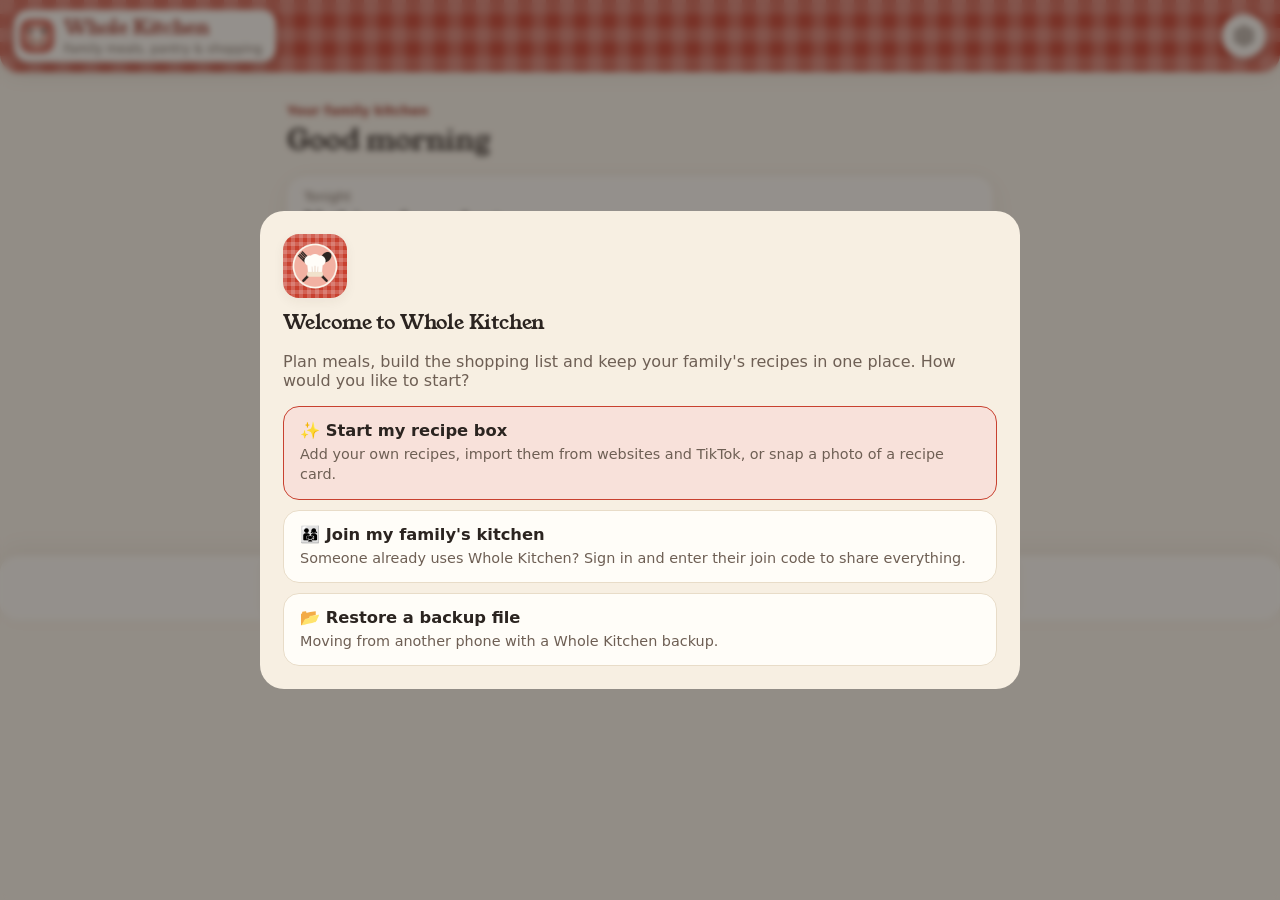
<file: index.html>
<!doctype html>
<html lang="en">
<head>
<meta charset="utf-8">
<meta name="viewport" content="width=device-width,initial-scale=1,viewport-fit=cover">
<meta name="theme-color" content="#C8412F" media="(prefers-color-scheme: light)"><meta name="theme-color" content="#9E3326" media="(prefers-color-scheme: dark)">
<meta name="apple-mobile-web-app-capable" content="yes">
<meta name="mobile-web-app-capable" content="yes">
<title>Whole Kitchen</title>
<meta name="application-name" content="Whole Kitchen">
<meta name="apple-mobile-web-app-title" content="Whole Kitchen">
<meta name="description" content="Whole Kitchen: family recipes, meal planning, pantry and a shared shopping list.">
<link rel="icon" href="icon-192.png" type="image/png"><link rel="manifest" href="manifest.json?v=17b">
<style>html{background:#FBF6EC}@media (prefers-color-scheme:dark){html{background:#1E1A17}}</style>
<link rel="preconnect" href="https://fonts.googleapis.com"><link rel="preconnect" href="https://fonts.gstatic.com" crossorigin><link rel="stylesheet" href="https://fonts.googleapis.com/css2?family=Young+Serif&display=swap"><link rel="stylesheet" href="app.css?v=47">
</head>
<body>
<svg xmlns="http://www.w3.org/2000/svg" style="display:none" aria-hidden="true"><symbol id="i-home" viewBox="0 0 24 24" fill="none" stroke="currentColor" stroke-width="1.9" stroke-linecap="round" stroke-linejoin="round"><path d="M3.5 10.5 12 3.5l8.5 7"/><path d="M5.5 9v10.5a1 1 0 0 0 1 1H10v-6h4v6h3.5a1 1 0 0 0 1-1V9"/></symbol><symbol id="i-book" viewBox="0 0 24 24" fill="none" stroke="currentColor" stroke-width="1.9" stroke-linecap="round" stroke-linejoin="round"><path d="M12 6.8C10 5.2 7.2 4.6 3.5 5v13.2c3.7-.4 6.5.2 8.5 1.8 2-1.6 4.8-2.2 8.5-1.8V5c-3.7-.4-6.5.2-8.5 1.8z"/><path d="M12 6.8V20"/></symbol><symbol id="i-calendar" viewBox="0 0 24 24" fill="none" stroke="currentColor" stroke-width="1.9" stroke-linecap="round" stroke-linejoin="round"><rect x="3.5" y="5" width="17" height="15.5" rx="2.5"/><path d="M3.5 10h17M8 3v4M16 3v4"/></symbol><symbol id="i-cart" viewBox="0 0 24 24" fill="none" stroke="currentColor" stroke-width="1.9" stroke-linecap="round" stroke-linejoin="round"><circle cx="9.5" cy="19.5" r="1.4"/><circle cx="17.5" cy="19.5" r="1.4"/><path d="M2.5 3.5h2.4l2.3 11a1.6 1.6 0 0 0 1.6 1.3h8.5a1.6 1.6 0 0 0 1.6-1.2l1.6-6.9H5.8"/></symbol><symbol id="i-grid" viewBox="0 0 24 24" fill="none" stroke="currentColor" stroke-width="1.9" stroke-linecap="round" stroke-linejoin="round"><rect x="4" y="4" width="6.5" height="6.5" rx="1.8"/><rect x="13.5" y="4" width="6.5" height="6.5" rx="1.8"/><rect x="4" y="13.5" width="6.5" height="6.5" rx="1.8"/><rect x="13.5" y="13.5" width="6.5" height="6.5" rx="1.8"/></symbol><symbol id="i-gear" viewBox="0 0 24 24" fill="none" stroke="currentColor" stroke-width="1.9" stroke-linecap="round" stroke-linejoin="round"><circle cx="12" cy="12" r="3"/><path d="M19.4 13.5a7.6 7.6 0 0 0 0-3l2-1.6-2-3.4-2.4 1a7.5 7.5 0 0 0-2.6-1.5L14 2.5h-4l-.4 2.5A7.5 7.5 0 0 0 7 6.5l-2.4-1-2 3.4 2 1.6a7.6 7.6 0 0 0 0 3l-2 1.6 2 3.4 2.4-1a7.5 7.5 0 0 0 2.6 1.5l.4 2.5h4l.4-2.5a7.5 7.5 0 0 0 2.6-1.5l2.4 1 2-3.4z"/></symbol><symbol id="i-users" viewBox="0 0 24 24" fill="none" stroke="currentColor" stroke-width="1.9" stroke-linecap="round" stroke-linejoin="round"><circle cx="9" cy="8" r="3.5"/><path d="M2.5 20c.6-3.6 3.2-5.5 6.5-5.5s5.9 1.9 6.5 5.5"/><path d="M15.5 4.7a3.4 3.4 0 0 1 0 6.6M18 14.6c2 .8 3.2 2.6 3.5 5.4"/></symbol><symbol id="i-sync" viewBox="0 0 24 24" fill="none" stroke="currentColor" stroke-width="1.9" stroke-linecap="round" stroke-linejoin="round"><path d="M19.5 10.5A7.7 7.7 0 0 0 5.6 7.3L4 9"/><path d="M4 4v5h5"/><path d="M4.5 13.5a7.7 7.7 0 0 0 13.9 3.2L20 15"/><path d="M20 20v-5h-5"/></symbol><symbol id="i-bell" viewBox="0 0 24 24" fill="none" stroke="currentColor" stroke-width="1.9" stroke-linecap="round" stroke-linejoin="round"><path d="M6 16.5V11a6 6 0 0 1 12 0v5.5l1.5 2h-15z"/><path d="M10 21h4"/></symbol><symbol id="i-image" viewBox="0 0 24 24" fill="none" stroke="currentColor" stroke-width="1.9" stroke-linecap="round" stroke-linejoin="round"><rect x="3.5" y="4.5" width="17" height="15" rx="2.5"/><circle cx="9" cy="9.5" r="1.7"/><path d="m4 18 5-5 4 4 2.5-2.5L20 19"/></symbol><symbol id="i-box" viewBox="0 0 24 24" fill="none" stroke="currentColor" stroke-width="1.9" stroke-linecap="round" stroke-linejoin="round"><path d="M12 3 20 7.5v9L12 21l-8-4.5v-9z"/><path d="M4 7.5 12 12l8-4.5M12 12v9"/></symbol><symbol id="i-cloud" viewBox="0 0 24 24" fill="none" stroke="currentColor" stroke-width="1.9" stroke-linecap="round" stroke-linejoin="round"><path d="M7 18.5a4.5 4.5 0 0 1-.6-9 6 6 0 0 1 11.5 1.4 3.8 3.8 0 0 1-.4 7.6z"/><path d="M12 11.5v5M9.8 13.7 12 11.5l2.2 2.2"/></symbol><symbol id="i-compass" viewBox="0 0 24 24" fill="none" stroke="currentColor" stroke-width="1.9" stroke-linecap="round" stroke-linejoin="round"><circle cx="12" cy="12" r="8.5"/><path d="m15.5 8.5-2 5-5 2 2-5z"/></symbol><symbol id="i-chat" viewBox="0 0 24 24" fill="none" stroke="currentColor" stroke-width="1.9" stroke-linecap="round" stroke-linejoin="round"><path d="M4 5.5h16v10.5H9.5L4 20z"/><path d="M12 8.3v3.4M12 13.8v.1"/></symbol><symbol id="i-shield" viewBox="0 0 24 24" fill="none" stroke="currentColor" stroke-width="1.9" stroke-linecap="round" stroke-linejoin="round"><path d="M12 3 5 6v5.5c0 4.4 3 7.7 7 9.5 4-1.8 7-5.1 7-9.5V6z"/><path d="m9 12 2 2 4-4"/></symbol><symbol id="i-pulse" viewBox="0 0 24 24" fill="none" stroke="currentColor" stroke-width="1.9" stroke-linecap="round" stroke-linejoin="round"><path d="M3 12h4l2.5-6 5 12 2.5-6h4"/></symbol><symbol id="i-trash" viewBox="0 0 24 24" fill="none" stroke="currentColor" stroke-width="1.9" stroke-linecap="round" stroke-linejoin="round"><path d="M4 7h16M10 3.5h4M6 7l1 13h10l1-13M10 11v5M14 11v5"/></symbol><symbol id="i-chev" viewBox="0 0 24 24" fill="none" stroke="currentColor" stroke-width="1.9" stroke-linecap="round" stroke-linejoin="round"><path d="m9 5.5 6.5 6.5L9 18.5"/></symbol><symbol id="i-back" viewBox="0 0 24 24" fill="none" stroke="currentColor" stroke-width="1.9" stroke-linecap="round" stroke-linejoin="round"><path d="M15 5.5 8.5 12l6.5 6.5"/></symbol><symbol id="i-jar" viewBox="0 0 24 24" fill="none" stroke="currentColor" stroke-width="1.9" stroke-linecap="round" stroke-linejoin="round"><rect x="5" y="8" width="14" height="13" rx="2.5"/><path d="M7 4h10v4H7zM9 13h6"/></symbol><symbol id="i-leaf" viewBox="0 0 24 24" fill="none" stroke="currentColor" stroke-width="1.9" stroke-linecap="round" stroke-linejoin="round"><path d="M5 19c0-8 5-13 14-14-.5 9-5.5 14-14 14z"/><path d="M5 19 13 11"/></symbol><symbol id="i-receipt" viewBox="0 0 24 24" fill="none" stroke="currentColor" stroke-width="1.9" stroke-linecap="round" stroke-linejoin="round"><path d="M6 3h12v18l-3-2-3 2-3-2-3 2z"/><path d="M9 8h6M9 12h6"/></symbol><symbol id="i-globe" viewBox="0 0 24 24" fill="none" stroke="currentColor" stroke-width="1.9" stroke-linecap="round" stroke-linejoin="round"><circle cx="12" cy="12" r="8.5"/><path d="M3.5 12h17M12 3.5c2.4 2.6 3.5 5.4 3.5 8.5s-1.1 5.9-3.5 8.5c-2.4-2.6-3.5-5.4-3.5-8.5s1.1-5.9 3.5-8.5z"/></symbol><symbol id="i-user" viewBox="0 0 24 24" fill="none" stroke="currentColor" stroke-width="1.9" stroke-linecap="round" stroke-linejoin="round"><circle cx="12" cy="8" r="4"/><path d="M4 21c.8-4 3.9-6.5 8-6.5s7.2 2.5 8 6.5"/></symbol><symbol id="i-search" viewBox="0 0 24 24" fill="none" stroke="currentColor" stroke-width="1.9" stroke-linecap="round" stroke-linejoin="round"><circle cx="11" cy="11" r="6.5"/><path d="m16 16 4.5 4.5"/></symbol><symbol id="i-logout" viewBox="0 0 24 24" fill="none" stroke="currentColor" stroke-width="1.9" stroke-linecap="round" stroke-linejoin="round"><path d="M14 4.5h3.5a2 2 0 0 1 2 2v11a2 2 0 0 1-2 2H14"/><path d="M10 16.5 5.5 12 10 7.5M5.5 12H15"/></symbol><symbol id="i-folder" viewBox="0 0 24 24" fill="none" stroke="currentColor" stroke-width="1.9" stroke-linecap="round" stroke-linejoin="round"><path d="M3.5 7.5a2 2 0 0 1 2-2h4l2 2.5h7a2 2 0 0 1 2 2V17.5a2 2 0 0 1-2 2h-13a2 2 0 0 1-2-2z"/></symbol><symbol id="i-star" viewBox="0 0 24 24" fill="none" stroke="currentColor" stroke-width="1.9" stroke-linecap="round" stroke-linejoin="round"><path d="m12 3.5 2.6 5.4 5.9.8-4.3 4.1 1 5.9L12 16.9l-5.2 2.8 1-5.9-4.3-4.1 5.9-.8z"/></symbol><symbol id="i-plus" viewBox="0 0 24 24" fill="none" stroke="currentColor" stroke-width="1.9" stroke-linecap="round" stroke-linejoin="round"><path d="M12 5v14M5 12h14"/></symbol><symbol id="i-share" viewBox="0 0 24 24" fill="none" stroke="currentColor" stroke-width="1.9" stroke-linecap="round" stroke-linejoin="round"><path d="M12 15V3.5M7.5 8 12 3.5 16.5 8"/><path d="M5 12.5V19a1.5 1.5 0 0 0 1.5 1.5h11A1.5 1.5 0 0 0 19 19v-6.5"/></symbol><symbol id="i-checkc" viewBox="0 0 24 24" fill="none" stroke="currentColor" stroke-width="1.9" stroke-linecap="round" stroke-linejoin="round"><circle cx="12" cy="12" r="8.5"/><path d="m8.3 12.3 2.5 2.5 5-5"/></symbol></svg>
<header><div class="header-row"><div class="brand-wrap"><img class="brand-logo" src="icon-192.png" alt="" width="34" height="34"><div><div class="brand">Whole Kitchen</div><div class="sub">Family meals, pantry &amp; shopping</div></div></div><div class="row" style="gap:4px"><button id="syncBadge" class="sync-badge" hidden onclick="showSettings()"></button><button class="iconbtn" aria-label="Settings" onclick="showSettings()"><svg class="ico" aria-hidden="true"><use href="#i-gear"/></svg></button></div></div></header>

<div id="launchBrand" aria-label="Opening Whole Kitchen"><img src="icon-512.png" alt=""/><h2>Whole Kitchen</h2><p>Family meals, pantry &amp; shopping</p></div>
<main>
<section id="home" class="screen active">
<div class="home-hello"><div class="small" id="heroKitchen">Your family kitchen</div><h1 id="homeGreeting">What's cooking?</h1></div>
<div id="backupReminder"></div>
<div id="homeToday"></div>
<div id="homePrep"></div>
<div id="homeShop"></div>
<div id="readyCard"></div>
<div class="section-title"><h2>Favorites</h2><button class="btn ghost" onclick="showScreen('recipes');setRecipeFilter('favorites')">See all</button></div>
<div id="homeFavorites" class="grid"></div>
</section>

<section id="recipes" class="screen">
<div class="section-title"><h1>Recipes</h1><div class="row" style="gap:6px"><button class="btn secondary icon-only" aria-label="Find recipes online" title="Find recipes online" onclick="openRecipeImport({findOnline:true})"><svg class="ico" aria-hidden="true"><use href="#i-search"/></svg></button><button class="btn secondary" onclick="openRecipeImport()">Import</button><button class="btn" onclick="openRecipeEditor()">＋ Add</button></div></div>
<input id="recipeSearch" class="search" type="search" aria-label="Search all recipes" placeholder="Search all recipes…" oninput="renderRecipes()">
<div id="recipeViewHead"></div>
<div id="recipeFilters" class="chip-row filter-row" role="group" aria-label="Filter recipes"><button class="chip" data-f="all" onclick="setRecipeFilter('all')">All</button><button class="chip" data-f="ready" onclick="setRecipeFilter('ready')">🍳 Can make now</button><button class="chip" data-f="quick" onclick="setRecipeFilter('quick')">5 ingredients or fewer</button><button class="chip" data-f="family" onclick="setRecipeFilter('family')">Family-friendly</button></div>
<div id="recipeList"></div>
<div class="actions"><button class="btn ghost" onclick="clearSelections()">Clear selected recipes</button></div>
</section>

<section id="plan" class="screen">
<div class="section-title"><h1>Meal Plan</h1><button class="iconbtn more-btn" aria-label="More plan options" onclick="openPlanMenu()">⋯</button></div>
<div class="actions plan-main"><button class="btn" onclick="fillPlan()">✨ Suggest meals</button><span id="planNfSlot" class="plan-nf-slot"></span></div><div id="planPrefsLine"></div><div id="planner"></div>
</section>

<section id="shopping" class="screen">
<div class="section-title"><h1>Shopping List</h1><button class="iconbtn more-btn" aria-label="More shopping options" onclick="openShopMenu()">⋯</button></div>
<div class="actions shop-main"><button class="btn secondary" onclick="loadScriptOnce('shop-extras.js?v=35').then(()=>openQuickAdd())" aria-label="Add an item to the list">＋ Add</button><button class="btn" onclick="finishTrip()">✓ Finish trip</button><button class="btn secondary" onclick="shareShoppingList()" aria-label="Share list"><svg class="ico ico-in" aria-hidden="true"><use href="#i-share"/></svg>Share</button></div><div id="shoppingTotal" class="stat" style="display:none;margin-top:10px"></div><div id="shoppingMeta" class="muted small"></div>
<input id="hideChecked" type="checkbox" hidden aria-hidden="true" tabindex="-1">
<div id="shoppingList"></div>
</section>

<section id="ingredients" class="screen"><div class="set-head screen-head"><button class="iconbtn set-back" aria-label="Back to More" onclick="showScreen('more')"><svg class="ico" aria-hidden="true"><use href="#i-back"/></svg></button><h1>Ingredients</h1></div><input id="ingredientSearch" class="search" type="search" aria-label="Find an ingredient" placeholder="Find an ingredient" oninput="renderIngredients()"><div id="ingredientCatalog"></div></section><section id="spending" class="screen"><div class="set-head screen-head"><button class="iconbtn set-back" aria-label="Back to More" onclick="showScreen('more')"><svg class="ico" aria-hidden="true"><use href="#i-back"/></svg></button><h1>Grocery Spending</h1></div><div id="spendingDashboard"></div><div class="card"><h3>Record a shopping trip</h3><label>Store</label><input id="tripStore" aria-label="Store name" placeholder="Store name"><label>Date</label><input id="tripDate" aria-label="Date" type="date"><label>Actual total paid ($)</label><input id="tripTotal" aria-label="Trip total in dollars" type="number" step="0.01" min="0"><label>Notes (optional)</label><input id="tripNotes" aria-label="Notes" placeholder="Optional notes"><div class="actions"><button class="btn" onclick="addTrip()">Save trip</button></div></div><div id="tripHistory"></div></section><section id="online" class="screen">
<div class="set-head screen-head"><button class="iconbtn set-back" aria-label="Back to Recipes" onclick="showScreen('recipes')"><svg class="ico" aria-hidden="true"><use href="#i-back"/></svg></button><h1>Recipe ideas</h1></div>
<div class="card"><div class="muted small">Search TheMealDB for recipes you can preview and add to your recipe bank. Imported recipes can be edited afterward, including package/container sizes.</div>
<div class="row" style="margin-top:10px"><input id="onlineSearch" class="search" type="search" aria-label="Search online recipes" style="margin:0" placeholder="Try chicken, tacos, casserole…" onkeydown="if(event.key==='Enter')searchOnline()"><button class="btn" onclick="searchOnline()">Search</button></div></div>
<div class="card"><div class="actions"><button class="chip" onclick="discoverCategory('Chicken')">Chicken</button><button class="chip" onclick="discoverCategory('Beef')">Beef</button><button class="chip" onclick="discoverCategory('Pasta')">Pasta</button><button class="chip" onclick="discoverCategory('Vegetarian')">Vegetarian</button><button class="chip" onclick="surpriseMeal()">Surprise me</button></div><label>Search mode</label><select id="onlineMode" aria-label="Search by"><option value="name">Recipe name</option><option value="ingredient">Main ingredient</option><option value="category">Category</option><option value="area">Cuisine</option></select></div><div id="onlineResults"></div>
<div class="card small muted">Online recipe data and artwork are provided by TheMealDB.</div></section>
<section id="pantry" class="screen"><div class="set-head screen-head"><button class="iconbtn set-back" aria-label="Back to More" onclick="showScreen('more')"><svg class="ico" aria-hidden="true"><use href="#i-back"/></svg></button><h1>Pantry</h1></div><div class="card"><h3>Add pantry item</h3><label>Ingredient name</label><input id="pantryName" aria-label="Ingredient name" placeholder="e.g. Rice" list="pantrySuggestions"><datalist id="pantrySuggestions"></datalist><label>Quantity on hand (number of preferred packages; fractions allowed)</label><input id="pantryQty" aria-label="Quantity on hand" type="number" min="0" step="0.01" placeholder="e.g. 1.5"><div class="actions"><button class="btn" onclick="addPantry()">Save pantry item</button></div><p class="small muted">Quantities use your preferred package unit. Shopping estimates account for pantry stock where matching package details are available. Pantry stock is only consumed when you confirm cooking.</p></div><div class="card"><h3>Scan a product</h3><p class="small muted">Use your camera where supported, or enter the barcode manually. Product details require internet and availability from Open Food Facts; always confirm the ingredient name and package.</p><div class="actions"><button class="btn secondary" onclick="startBarcode()">📷 Scan barcode</button><button class="btn secondary" onclick="toggleBarcodeTorch()" id="barcodeTorch" disabled>🔦 Flashlight</button><button class="btn secondary" onclick="stopBarcode()">Stop camera</button></div><video id="barcodeVideo" playsinline autoplay muted style="width:100%;max-height:230px;display:none"></video><label>Barcode</label><input id="barcodeInput" aria-label="Barcode" inputmode="numeric" placeholder="UPC / EAN"><button class="btn" onclick="lookupBarcode()">Look up barcode</button><div id="barcodeResult" class="small muted" aria-live="polite"></div></div><div id="pantryList"></div></section><section id="more" class="screen"><h1>More</h1>
<h2 class="set-group-title">Kitchen</h2><div class="set-group"><button class="set-row " onclick="showScreen('pantry')"><span class="set-ico t-olive"><svg class="ico" aria-hidden="true"><use href="#i-jar"/></svg></span><span class="set-txt"><b>Pantry &amp; barcode</b><small>What you have on hand, scan groceries</small></span><svg class="ico chev" aria-hidden="true"><use href="#i-chev"/></svg></button><button class="set-row " onclick="showScreen('ingredients')"><span class="set-ico t-olive"><svg class="ico" aria-hidden="true"><use href="#i-leaf"/></svg></span><span class="set-txt"><b>Ingredients</b><small>Every ingredient, its package and picture</small></span><svg class="ico chev" aria-hidden="true"><use href="#i-chev"/></svg></button><button class="set-row " onclick="showScreen('spending')"><span class="set-ico t-butter"><svg class="ico" aria-hidden="true"><use href="#i-receipt"/></svg></span><span class="set-txt"><b>Spending</b><small>Grocery trips and what you paid</small></span><svg class="ico chev" aria-hidden="true"><use href="#i-chev"/></svg></button></div>
<h2 class="set-group-title">App</h2><div class="set-group"><button class="set-row " onclick="showScreen('settings')"><span class="set-ico t-slate"><svg class="ico" aria-hidden="true"><use href="#i-gear"/></svg></span><span class="set-txt"><b>Settings</b><small>Family, reminders, backups and more</small></span><svg class="ico chev" aria-hidden="true"><use href="#i-chev"/></svg></button></div>
</section><section id="settings" class="screen">
<div id="setHome">
<h1>Settings</h1>
<button class="set-profile" onclick="openSettingsPage('family')"><span class="set-avatar" id="setAvatar"><svg class="ico" aria-hidden="true"><use href="#i-user"/></svg></span><span class="set-txt"><b id="setWho">Not signed in</b><small id="setWhoSub">Sign in to share recipes and lists with your family</small></span><svg class="ico chev" aria-hidden="true"><use href="#i-chev"/></svg></button>
<h2 class="set-group-title">Your kitchen</h2><div class="set-group"><button class="set-row " id="setRowPeople" onclick="openSettingsPage('people')"><span class="set-ico t-red"><svg class="ico" aria-hidden="true"><use href="#i-users"/></svg></span><span class="set-txt"><b>People at your table</b><small></small></span><svg class="ico chev" aria-hidden="true"><use href="#i-chev"/></svg></button><button class="set-row " id="setRowFamily" onclick="openSettingsPage('family')"><span class="set-ico t-olive"><svg class="ico" aria-hidden="true"><use href="#i-sync"/></svg></span><span class="set-txt"><b>Family sharing</b><small></small></span><svg class="ico chev" aria-hidden="true"><use href="#i-chev"/></svg></button><button class="set-row " id="setRowReminders" onclick="openSettingsPage('reminders')"><span class="set-ico t-butter"><svg class="ico" aria-hidden="true"><use href="#i-bell"/></svg></span><span class="set-txt"><b>Prep reminders</b><small></small></span><svg class="ico chev" aria-hidden="true"><use href="#i-chev"/></svg></button><button class="set-row " id="setRowPictures" onclick="openSettingsPage('pictures')"><span class="set-ico t-blue"><svg class="ico" aria-hidden="true"><use href="#i-image"/></svg></span><span class="set-txt"><b>Ingredient pictures</b><small></small></span><svg class="ico chev" aria-hidden="true"><use href="#i-chev"/></svg></button></div>
<h2 class="set-group-title">Shopping &amp; ingredients</h2><div class="set-group"><button class="set-row " onclick="openSettingsPage('ingredients')"><span class="set-ico t-olive"><svg class="ico" aria-hidden="true"><use href="#i-box"/></svg></span><span class="set-txt"><b>Packages, weights &amp; prices</b><small>How much you buy and what it costs</small></span><svg class="ico chev" aria-hidden="true"><use href="#i-chev"/></svg></button></div>
<h2 class="set-group-title">Backup &amp; data</h2><div class="set-group"><button class="set-row " id="setRowBackups" onclick="openSettingsPage('backups')"><span class="set-ico t-blue"><svg class="ico" aria-hidden="true"><use href="#i-cloud"/></svg></span><span class="set-txt"><b>Backups</b><small>Save a backup file or go back to an earlier copy</small></span><svg class="ico chev" aria-hidden="true"><use href="#i-chev"/></svg></button></div>
<h2 class="set-group-title">Help</h2><div class="set-group"><button class="set-row " onclick="openSettingsPage('help')"><span class="set-ico t-red"><svg class="ico" aria-hidden="true"><use href="#i-compass"/></svg></span><span class="set-txt"><b>App guide &amp; setup</b><small>A tour of every screen, or redo the setup questions</small></span><svg class="ico chev" aria-hidden="true"><use href="#i-chev"/></svg></button><button class="set-row " onclick="loadScriptOnce('report.js?v=44').then(()=>openProblemReport())"><span class="set-ico t-butter"><svg class="ico" aria-hidden="true"><use href="#i-chat"/></svg></span><span class="set-txt"><b>Send a problem report</b><small>Something not working? Tell Whole Kitchen’s maker</small></span><svg class="ico chev" aria-hidden="true"><use href="#i-chev"/></svg></button></div>
<h2 class="set-group-title">Privacy &amp; account</h2><div class="set-group"><button class="set-row " onclick="openSettingsPage('privacy')"><span class="set-ico t-olive"><svg class="ico" aria-hidden="true"><use href="#i-shield"/></svg></span><span class="set-txt"><b>Privacy &amp; your data</b><small>Privacy policy, delete your account or this phone’s data</small></span><svg class="ico chev" aria-hidden="true"><use href="#i-chev"/></svg></button><button class="set-row " onclick="openSettingsPage('setup')"><span class="set-ico t-slate"><svg class="ico" aria-hidden="true"><use href="#i-pulse"/></svg></span><span class="set-txt"><b>Setup check</b><small>For the app owner: tests each online service</small></span><svg class="ico chev" aria-hidden="true"><use href="#i-chev"/></svg></button></div>
<div class="set-group set-signout" id="setSignout" hidden><button class="set-row" onclick="familyStop()"><span class="set-ico t-slate"><svg class="ico" aria-hidden="true"><use href="#i-logout"/></svg></span><span class="set-txt"><b>Sign out</b><small id="setSignoutWho"></small></span></button></div>
<div class="set-group set-danger"><button class="set-row danger" onclick="resetApp()"><span class="set-ico t-red"><svg class="ico" aria-hidden="true"><use href="#i-trash"/></svg></span><span class="set-txt"><b>Start over</b><small>Remove this phone’s recipes and plan (a backup is kept first)</small></span><svg class="ico chev" aria-hidden="true"><use href="#i-chev"/></svg></button></div>
<p class="set-version tiny muted" id="setVersion">Whole Kitchen</p>
</div>
<div class="set-page" id="setPage-people" hidden><div class="set-head"><button class="iconbtn set-back" aria-label="Back to Settings" onclick="closeSettingsPage()"><svg class="ico" aria-hidden="true"><use href="#i-back"/></svg></button><h2>People at your table</h2></div></div>
<div class="set-page" id="setPage-family" hidden><div class="set-head"><button class="iconbtn set-back" aria-label="Back to Settings" onclick="closeSettingsPage()"><svg class="ico" aria-hidden="true"><use href="#i-back"/></svg></button><h2>Family sharing</h2></div><div class="card" id="familyCard"></div></div>
<div class="set-page" id="setPage-reminders" hidden><div class="set-head"><button class="iconbtn set-back" aria-label="Back to Settings" onclick="closeSettingsPage()"><svg class="ico" aria-hidden="true"><use href="#i-back"/></svg></button><h2>Prep reminders</h2></div><div class="card" id="remindersCard"></div></div>
<div class="set-page" id="setPage-pictures" hidden><div class="set-head"><button class="iconbtn set-back" aria-label="Back to Settings" onclick="closeSettingsPage()"><svg class="ico" aria-hidden="true"><use href="#i-back"/></svg></button><h2>Ingredient pictures</h2></div><div class="card" id="pictureCard"></div></div>
<div class="set-page" id="setPage-ingredients" hidden><div class="set-head"><button class="iconbtn set-back" aria-label="Back to Settings" onclick="closeSettingsPage()"><svg class="ico" aria-hidden="true"><use href="#i-back"/></svg></button><h2>Packages, weights &amp; prices</h2></div><div class="card" id="advancedCard"><div class="adv-block"><b>Ingredient package sizes</b><p class="small muted">The usual package each ingredient is bought in. Shopping amounts are worked out from these.</p><div id="packageEditor"></div><div class="actions"><button class="btn secondary" onclick="openIngredientInspector()">🔎 Ingredient inspector</button><button class="btn secondary" onclick="openPackageEditor()">Edit package sizes</button></div></div><div class="adv-block"><b>Ingredient weights</b><p class="small muted">How much a cup or one of each ingredient weighs, so recipe amounts turn into what you buy and nutrition adds up. Can be filled in from USDA measurements.</p><div class="actions"><button class="btn secondary" onclick="loadScriptOnce('weights.js?v=44').then(()=>openWeights())">Ingredient weights</button></div></div><div class="adv-block"><b>Prices</b><p class="small muted">Prices you type in, or pay when you finish a trip, are used for cost estimates. Clearing them keeps package sizes and trip history.</p><div class="actions"><button class="btn secondary" onclick="clearManualPrices()">Clear prices I typed in</button></div></div></div></div>
<div class="set-page" id="setPage-backups" hidden><div class="set-head"><button class="iconbtn set-back" aria-label="Back to Settings" onclick="closeSettingsPage()"><svg class="ico" aria-hidden="true"><use href="#i-back"/></svg></button><h2>Backups</h2></div><div class="card">
<h3>Backup files</h3><p class="muted small">A backup file (including your ingredient photos) protects you if a phone is lost. Keep one somewhere safe, like Google Drive or email.</p>
<div class="actions">
<button class="btn secondary" onclick="shareBackupFile()">Save backup file</button><button class="btn ghost" onclick="exportData()">Download</button>
<button class="btn secondary" onclick="document.getElementById('importFile').click()">Import backup</button>
<input id="importFile" type="file" accept=".json" style="display:none" onchange="importData(event)">
</div>
</div><div class="card"><h3>Automatic backups</h3><p class="muted small">This phone saves a copy of your data every day, plus a weekly copy, and before any big change (joining a family, importing, resetting). The last 10 daily copies and 8 weekly copies are kept, so you can go back about two months.</p><div id="snapshotList"></div></div></div>
<div class="set-page" id="setPage-help" hidden><div class="set-head"><button class="iconbtn set-back" aria-label="Back to Settings" onclick="closeSettingsPage()"><svg class="ico" aria-hidden="true"><use href="#i-back"/></svg></button><h2>Help</h2></div><div class="card" id="helpCard"><h3>Help &amp; feedback</h3><p class="muted small">Something not working? Send a report straight to Whole Kitchen's maker. You'll see exactly what's included before it's sent.</p><div class="actions"><button class="btn secondary" onclick="loadScriptOnce('report.js?v=44').then(()=>openProblemReport())">🐞 Send a problem report</button><button class="btn ghost" onclick="loadScriptOnce('report.js?v=44').then(()=>openUsageToday())">Today's usage</button></div></div></div>
<div class="set-page" id="setPage-privacy" hidden><div class="set-head"><button class="iconbtn set-back" aria-label="Back to Settings" onclick="closeSettingsPage()"><svg class="ico" aria-hidden="true"><use href="#i-back"/></svg></button><h2>Privacy &amp; your data</h2></div><div class="card" id="accountCard"></div></div>
<div class="set-page" id="setPage-setup" hidden><div class="set-head"><button class="iconbtn set-back" aria-label="Back to Settings" onclick="closeSettingsPage()"><svg class="ico" aria-hidden="true"><use href="#i-back"/></svg></button><h2>Setup check</h2></div><div class="card" id="setupCheckCard"></div></div>
</section>
</main>

<nav><div class="navinner"><button class="navbtn active" data-screen="home" onclick="showScreen('home')"><span class="navicon"><svg class="ico" aria-hidden="true"><use href="#i-home"/></svg></span>Home</button><button class="navbtn" data-screen="recipes" onclick="showScreen('recipes')"><span class="navicon"><svg class="ico" aria-hidden="true"><use href="#i-book"/></svg></span>Recipes</button><button class="navbtn" data-screen="plan" onclick="showScreen('plan')"><span class="navicon"><svg class="ico" aria-hidden="true"><use href="#i-calendar"/></svg></span>Plan</button><button class="navbtn" data-screen="shopping" onclick="showScreen('shopping')"><span class="navicon"><svg class="ico" aria-hidden="true"><use href="#i-cart"/></svg></span>Shop</button><button class="navbtn" data-screen="more" onclick="showScreen('more')"><span class="navicon"><svg class="ico" aria-hidden="true"><use href="#i-grid"/></svg></span>More</button></div></nav>

<div id="modal" class="modal"><div class="sheet" id="sheet"></div></div>
<div id="toast" class="toast"></div>

<script>// Remembers the last few app errors on this phone (no recipes or personal details) for Settings → Send a problem report.
(function(){var K='gingham-errors',list=[];try{list=JSON.parse(localStorage.getItem(K)||'[]')}catch(_){}
function clean(t){return String(t||'').replace(/https?:\/\/[^\s)'"]*\/([\w.-]+\.(?:js|html|css))(?:\?[^\s)'":]*)?/g,'$1').replace(/[\w.+-]+@[\w-]+\.[\w.]+/g,'[email]').replace(/https?:\/\/\S+/g,'[link]').slice(0,300)}
function note(msg,stack){var e={at:new Date().toISOString(),msg:clean(msg),stack:clean(String(stack||'').split('\n').slice(0,4).join(' | ')),screen:(document.querySelector('.screen.active')||{}).id||''};var last=list[list.length-1];if(last&&last.msg===e.msg){last.n=(last.n||1)+1;last.at=e.at}else list.push(e);list=list.slice(-15);try{localStorage.setItem(K,JSON.stringify(list))}catch(_){}}
window.addEventListener('error',function(ev){if(ev.message)note(ev.message,ev.error&&ev.error.stack||(ev.filename?ev.filename+':'+ev.lineno+':'+ev.colno:''))});
window.addEventListener('unhandledrejection',function(ev){var r=ev.reason;if(r&&(r.signin||r.name==='AbortError'))return;note(r&&r.message||String(r),r&&r.stack)});
window.recentAppErrors=function(){return list.slice()};window.clearAppErrors=function(){list=[];try{localStorage.removeItem(K)}catch(_){}}})();</script>
<script src="ui.js?v=24"></script>
<script src="units.js?v=38"></script>
<script src="groups.js?v=45"></script>
<script src="planner.js?v=44"></script>
<script src="family.js?v=44"></script>
<script src="cooking.js?v=46"></script>
<script src="shop.js?v=32"></script>

<script src="week.js?v=42"></script>
<script src="core.js?v=47"></script>
<script src="settings.js?v=47"></script>
<script src="catalog.js?v=39"></script>
<script src="sync-config.js?v=17"></script>
<script src="storage.js?v=39"></script>
<script src="sync.js?v=47"></script>
<script src="extras.js?v=47"></script>
<script src="kitchen.js?v=45"></script>
<script src="pictures.js?v=24"></script>
<script src="imports.js?v=44"></script>
<script src="prices.js?v=45"></script>
<script src="community.js?v=44"></script>
<script>// features that aren't needed for the first screen load just after it
window.addEventListener('load',()=>setTimeout(async()=>{for(const f of ['nutrition.js?v=44','shop-extras.js?v=35','onboarding.js?v=44','sharing.js?v=39','substitutions.js?v=27','account.js?v=47','setup-check.js?v=44','import-apps.js?v=39','reminders.js?v=45']){try{await loadScriptOnce(f)}catch(e){console.warn(e)}}if(document.getElementById('settings')?.classList.contains('active')&&typeof renderSettingsExtras==='function')renderSettingsExtras();if(document.getElementById('shopping')?.classList.contains('active'))renderShopping();if(document.getElementById('recipes')?.classList.contains('active')&&typeof renderRecipes==='function')renderRecipes();if(document.getElementById('plan')?.classList.contains('active')&&typeof renderPlanner==='function')renderPlanner();if(typeof renderTourCard==='function')renderTourCard();if(document.getElementById('home')?.classList.contains('active')&&typeof renderPrepCard==='function')renderPrepCard();if(document.getElementById('settings')?.classList.contains('active')&&typeof renderRemindersCard==='function')renderRemindersCard();if(typeof renderShareCodeLine==='function'&&document.getElementById('settings')?.classList.contains('active'))renderShareCodeLine()},300));</script>
<script>window.addEventListener('load',()=>{setTimeout(()=>{const b=document.getElementById('launchBrand');if(b){b.classList.add('off');setTimeout(()=>b.remove(),350)}},450)});setTimeout(()=>{const b=document.getElementById('launchBrand');if(b){b.classList.add('off');setTimeout(()=>b.remove(),350)}},2500);</script><script>if('serviceWorker' in navigator)window.addEventListener('load',()=>navigator.serviceWorker.register('sw.js').catch(e=>console.warn('Offline support unavailable',e)));</script></body></html>
</file>
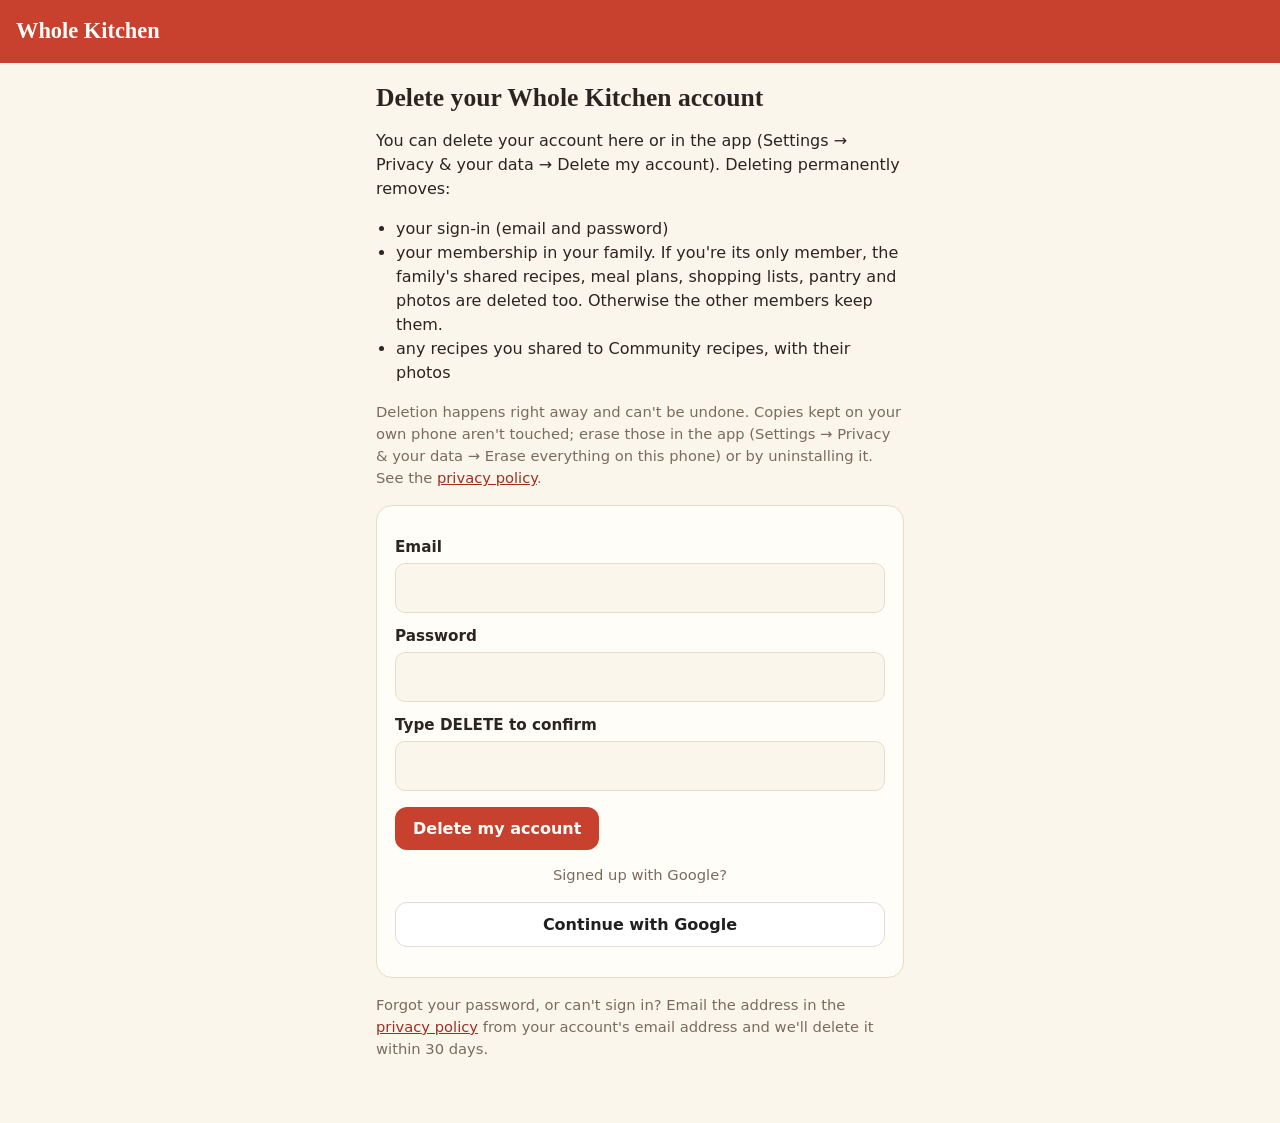
<file: delete-account.html>
<!doctype html>
<html lang="en">
<head>
<meta charset="utf-8">
<meta name="viewport" content="width=device-width, initial-scale=1">
<title>Delete your Whole Kitchen account</title>
<meta name="description" content="Permanently delete your Whole Kitchen account and the data stored with it.">
<link rel="icon" href="icon-192.png">
<style>
  :root { --paper: #FBF6EC; --card: #FFFDF8; --ink: #2B2420; --muted: #7A6B5E; --line: #E8DCC8; --tomato: #C8412F; --tomato-text: #9C2F21; --tomato-tint: #F8E1DA; --olive-text: #4E5A27; --olive-tint: #ECEFD9 }
  @media (prefers-color-scheme: dark) { :root { --paper: #1F1A16; --card: #2A231E; --ink: #F3EADC; --muted: #B5A595; --line: #3F352D; --tomato: #D9573F; --tomato-text: #F29A86; --tomato-tint: #3E2420; --olive-text: #C9D69A; --olive-tint: #2C3120 } }
  * { box-sizing: border-box }
  body { margin: 0; background: var(--paper); color: var(--ink); font: 16px/1.5 system-ui, -apple-system, "Segoe UI", Roboto, sans-serif }
  header { background: var(--tomato); color: #FFFDF8; padding: 18px 16px }
  header b { font: 600 1.4rem Georgia, serif }
  main { max-width: 560px; margin: 0 auto; padding: 20px 16px 48px }
  h1 { font: 600 1.6rem Georgia, serif; margin: 0 0 8px }
  .card { background: var(--card); border: 1px solid var(--line); border-radius: 16px; padding: 18px; margin: 16px 0 }
  label { display: block; font-weight: 600; margin: 12px 0 4px; font-size: .95rem }
  input { width: 100%; padding: 12px; border: 1px solid var(--line); border-radius: 10px; font: inherit; background: var(--paper); color: var(--ink) }
  button { margin-top: 16px; padding: 12px 18px; border: 0; border-radius: 12px; font: 600 1rem system-ui, sans-serif; background: var(--tomato); color: #FFFDF8; cursor: pointer }
  button:disabled { opacity: .5; cursor: default }
  button.google { display: block; width: 100%; background: #fff; color: #1f1f1f; border: 1px solid #dadce0 }
  .muted { color: var(--muted); font-size: .92rem }
  .msg { margin-top: 12px; font-size: .95rem }
  .bad { color: var(--tomato-text) } .ok { background: var(--olive-tint); color: var(--olive-text); padding: 12px; border-radius: 10px }
  ul { padding-left: 20px } a { color: var(--tomato-text) }
</style>
</head>
<body>
<header><b>Whole Kitchen</b></header>
<main>
  <h1>Delete your Whole Kitchen account</h1>
  <p>You can delete your account here or in the app (Settings → Privacy &amp; your data → Delete my account). Deleting permanently removes:</p>
  <ul>
    <li>your sign-in (email and password)</li>
    <li>your membership in your family. If you're its only member, the family's shared recipes, meal plans, shopping lists, pantry and photos are deleted too. Otherwise the other members keep them.</li>
    <li>any recipes you shared to Community recipes, with their photos</li>
  </ul>
  <p class="muted">Deletion happens right away and can't be undone. Copies kept on your own phone aren't touched; erase those in the app (Settings → Privacy &amp; your data → Erase everything on this phone) or by uninstalling it. See the <a href="privacy.html">privacy policy</a>.</p>
  <div class="card" id="form">
    <label for="email">Email</label><input id="email" type="email" autocomplete="username">
    <label for="password">Password</label><input id="password" type="password" autocomplete="current-password">
    <label for="confirm">Type DELETE to confirm</label><input id="confirm" autocomplete="off" autocapitalize="characters">
    <button id="go" onclick="go()">Delete my account</button>
    <p class="muted" style="text-align:center;margin:14px 0 0">Signed up with Google?</p>
    <button id="google" class="google" onclick="googleGo()">Continue with Google</button>
    <div id="msg" class="msg" role="status"></div>
  </div>
  <p class="muted">Forgot your password, or can't sign in? Email the address in the <a href="privacy.html#contact">privacy policy</a> from your account's email address and we'll delete it within 30 days.</p>
</main>
<script src="sync-config.js"></script>
<script src="account.js?v=47"></script>
<script>
  const cfg = window.RG_SYNC_CONFIG || {}, URL_ = String(cfg.url || '').replace(/\/+$/, ''), KEY_ = String(cfg.anonKey || '');
  const msg = (t, cls = '') => { const m = document.getElementById('msg'); m.textContent = t; m.className = 'msg ' + cls };
  // Google accounts: sign in with Google, come back here, then confirm
  function googleGo() {
    if (document.getElementById('confirm').value.trim().toUpperCase() !== 'DELETE') return msg('Type DELETE to confirm first.', 'bad');
    try { sessionStorage.setItem('gingham-delete-confirmed', '1') } catch (_) {}
    location.href = URL_ + '/auth/v1/authorize?provider=google&redirect_to=' + encodeURIComponent(location.origin + location.pathname);
  }
  (async () => {
    const h = new URLSearchParams(location.hash.slice(1)); if (!h.get('access_token') && !h.get('error')) return;
    history.replaceState(null, '', location.pathname);
    let ok = false; try { ok = sessionStorage.getItem('gingham-delete-confirmed') === '1'; sessionStorage.removeItem('gingham-delete-confirmed') } catch (_) {}
    if (h.get('error')) return msg('Google sign-in didn\'t finish: ' + (h.get('error_description') || h.get('error')).replace(/\+/g, ' '), 'bad');
    if (!ok) return msg('Type DELETE, then tap Continue with Google again.', 'bad');
    document.querySelectorAll('#form button').forEach(b => b.disabled = true);
    try {
      await deleteGinghamAccount({ url: URL_, key: KEY_, token: h.get('access_token'), progress: t => msg(t) });
      document.getElementById('form').innerHTML = '<div class="ok"><b>✓ Your account has been deleted.</b><br>If Whole Kitchen is still installed, open it and choose “Erase everything on this phone” in Settings, or uninstall it, to remove the copy on your phone.</div>';
    } catch (e) { document.querySelectorAll('#form button').forEach(b => b.disabled = false); msg(e.message, 'bad') }
  })();
  async function go() {
    const email = document.getElementById('email').value.trim(), password = document.getElementById('password').value;
    if (!email || !password) return msg('Enter the email and password you use in Whole Kitchen.', 'bad');
    if (document.getElementById('confirm').value.trim().toUpperCase() !== 'DELETE') return msg('Type DELETE to confirm.', 'bad');
    const btn = document.getElementById('go'); btn.disabled = true; msg('Signing in…');
    try {
      const r = await fetch(URL_ + '/auth/v1/token?grant_type=password', { method: 'POST', headers: { apikey: KEY_, 'Content-Type': 'application/json' }, body: JSON.stringify({ email, password }) });
      const j = await r.json().catch(() => ({}));
      if (!r.ok || !j.access_token) { btn.disabled = false; return msg(/confirm/i.test(j.msg || j.error_description || '') ? 'Confirm your email first (check your inbox), then try again.' : 'That email and password didn\'t match. Check them and try again.', 'bad') }
      await deleteGinghamAccount({ url: URL_, key: KEY_, token: j.access_token, progress: t => msg(t) });
      document.getElementById('form').innerHTML = '<div class="ok"><b>✓ Your account has been deleted.</b><br>If Whole Kitchen is still installed, open it and choose “Erase everything on this phone” in Settings, or uninstall it, to remove the copy on your phone.</div>';
    } catch (e) { btn.disabled = false; msg(e instanceof TypeError ? 'Couldn\'t connect. Check your internet connection and try again.' : e.message, 'bad') }
  }
</script>
</body>
</html>
</file>
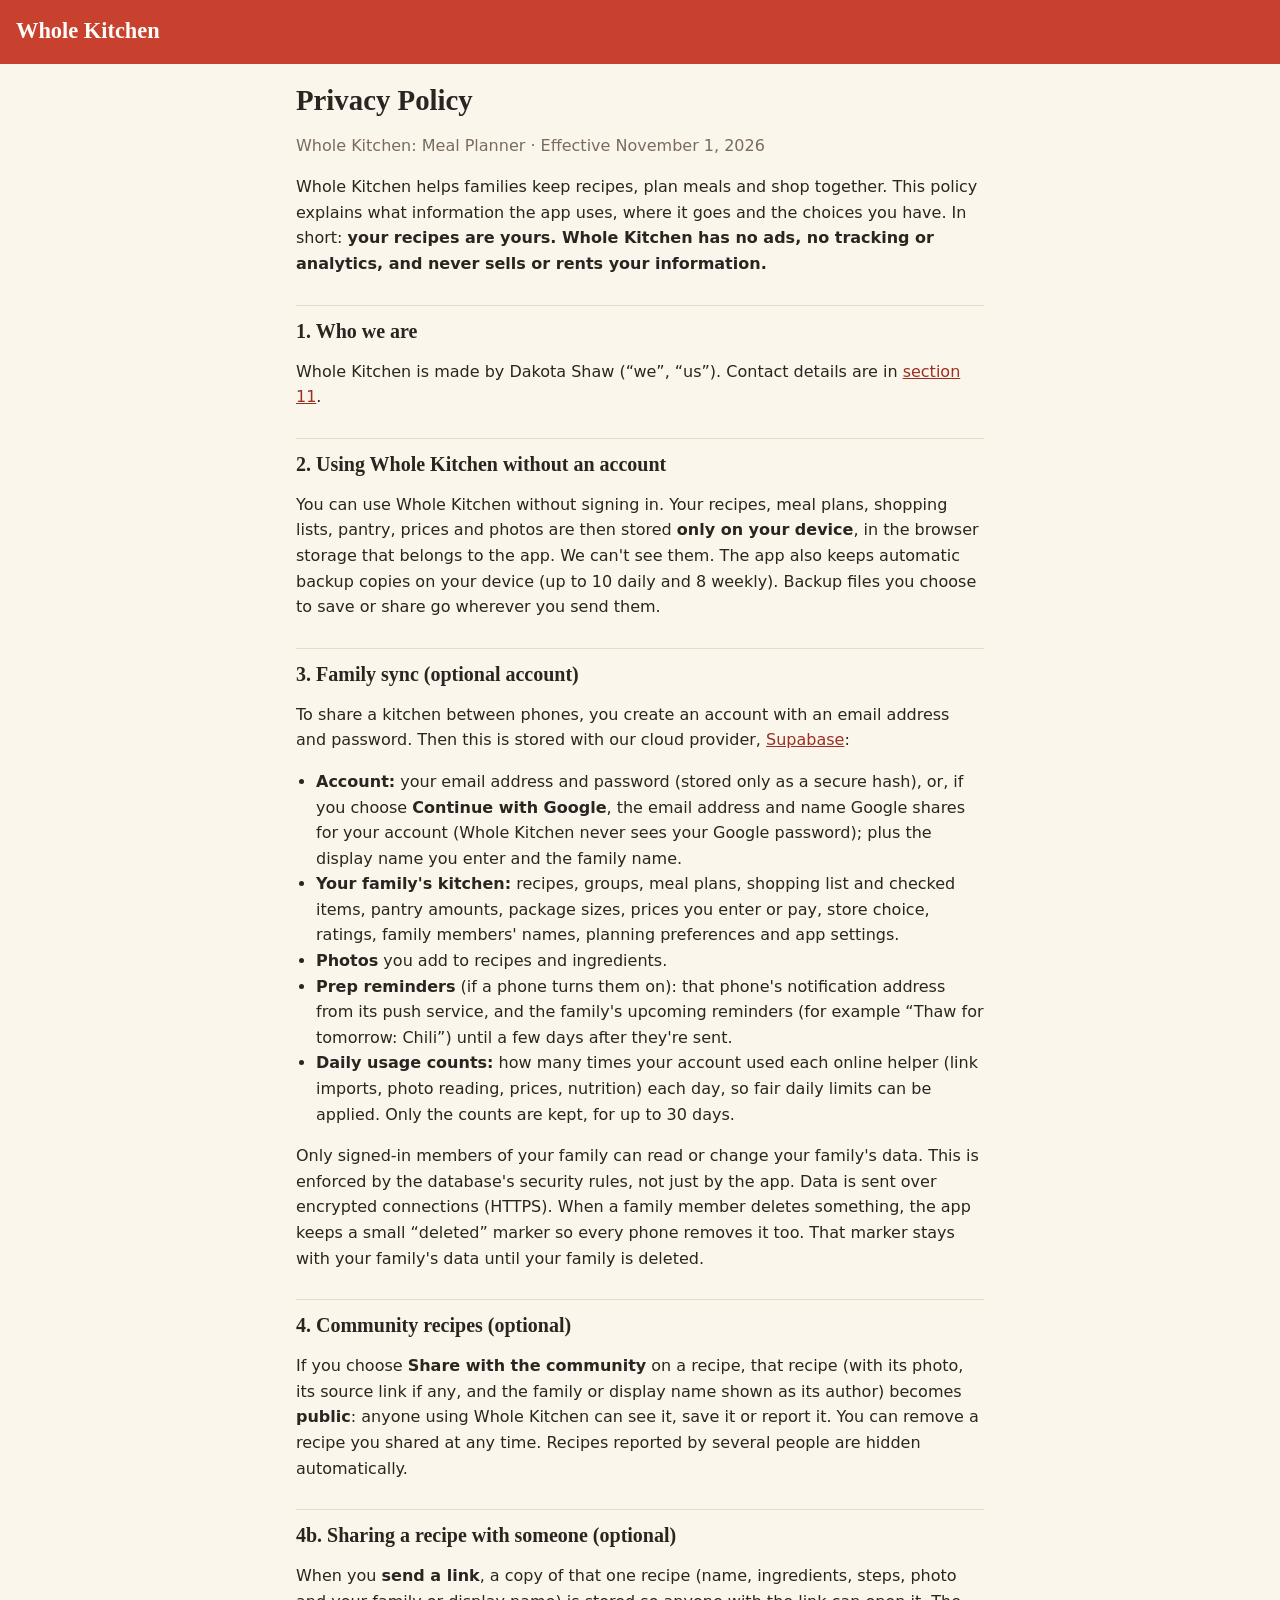
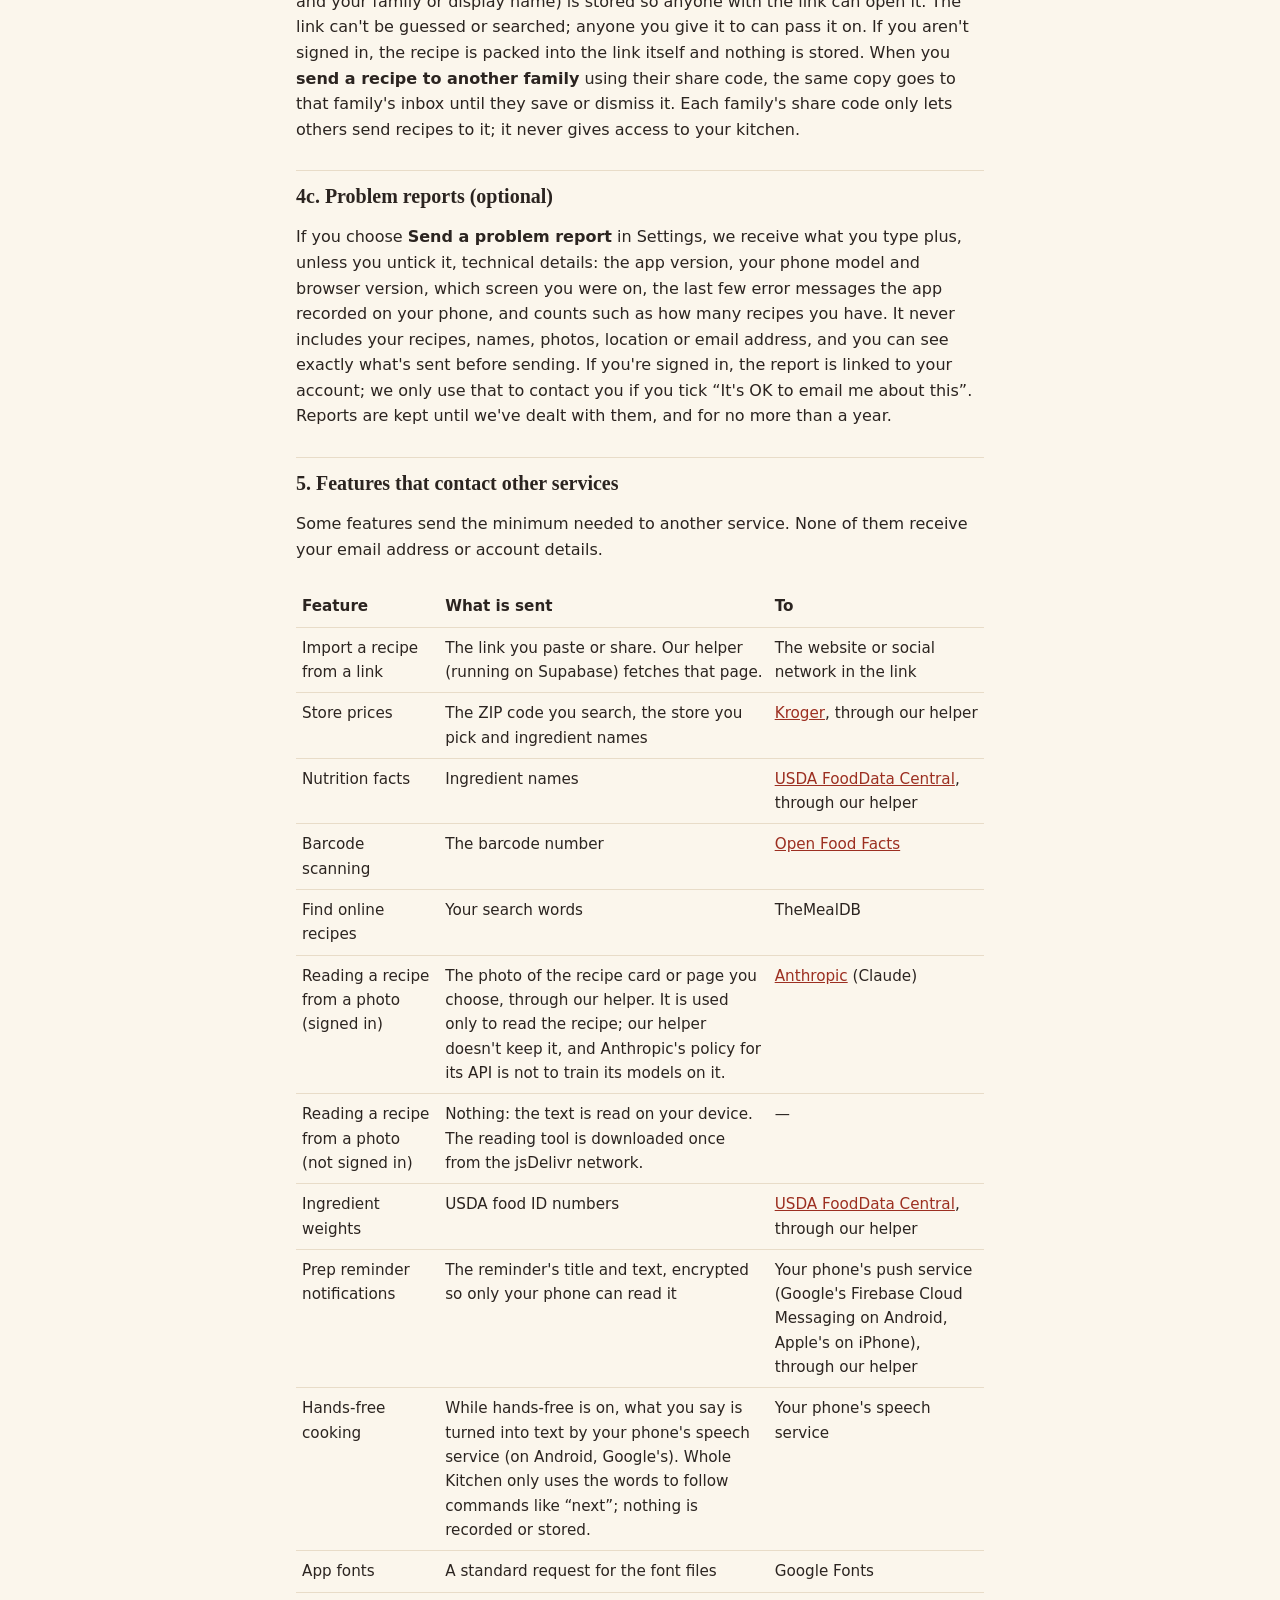
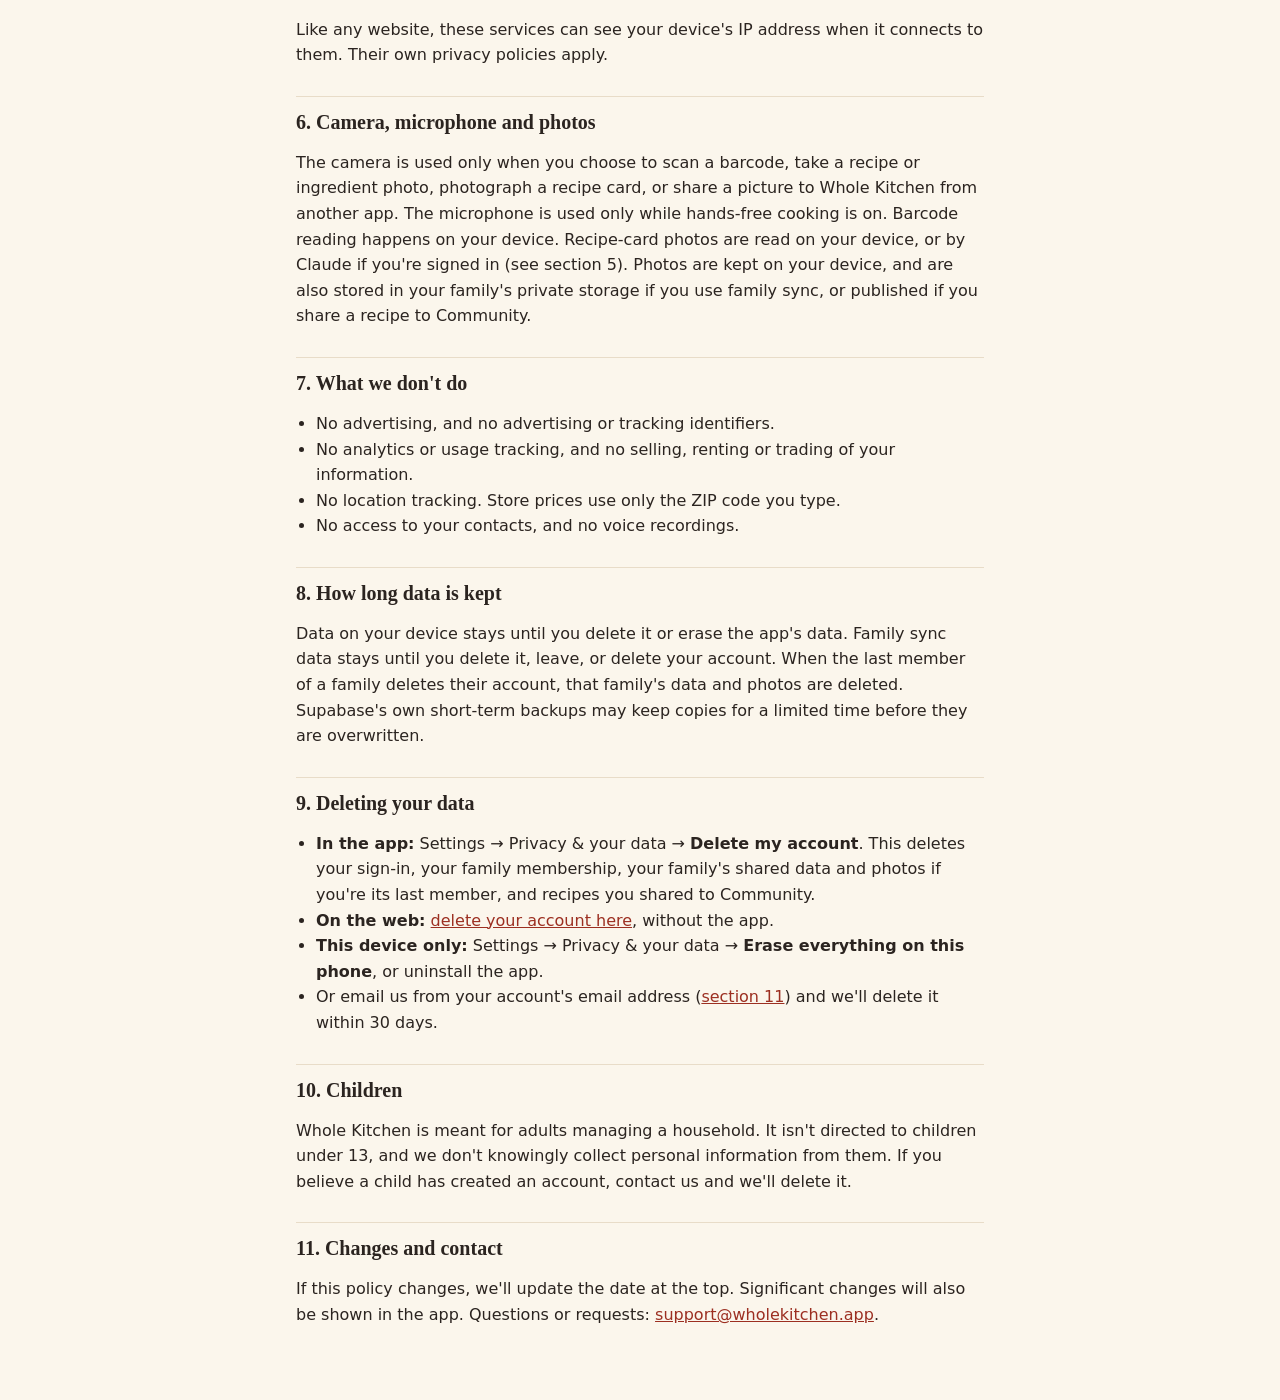
<file: privacy.html>
<!doctype html>
<html lang="en">
<head>
<meta charset="utf-8">
<meta name="viewport" content="width=device-width, initial-scale=1">
<title>Whole Kitchen Privacy Policy</title>
<meta name="description" content="How Whole Kitchen: Meal Planner handles your information.">
<link rel="icon" href="icon-192.png">
<style>
  :root { --paper: #FBF6EC; --card: #FFFDF8; --ink: #2B2420; --muted: #7A6B5E; --line: #E8DCC8; --tomato: #C8412F; --tomato-text: #9C2F21 }
  @media (prefers-color-scheme: dark) { :root { --paper: #1F1A16; --card: #2A231E; --ink: #F3EADC; --muted: #B5A595; --line: #3F352D; --tomato: #D9573F; --tomato-text: #F29A86 } }
  * { box-sizing: border-box }
  body { margin: 0; background: var(--paper); color: var(--ink); font: 16px/1.6 system-ui, -apple-system, "Segoe UI", Roboto, sans-serif }
  header { background: var(--tomato); color: #FFFDF8; padding: 18px 16px }
  header b { font: 600 1.4rem Georgia, serif }
  main { max-width: 720px; margin: 0 auto; padding: 20px 16px 56px }
  h1 { font: 600 1.8rem Georgia, serif; margin: 0 0 4px }
  h2 { font: 600 1.25rem Georgia, serif; margin: 28px 0 6px; padding-top: 14px; border-top: 1px solid var(--line) }
  .muted { color: var(--muted) }
  table { width: 100%; border-collapse: collapse; font-size: .95rem; margin: 8px 0 }
  th, td { text-align: left; vertical-align: top; padding: 8px 6px; border-bottom: 1px solid var(--line) }
  th { font-weight: 600 }
  .wrap { overflow-x: auto }
  a { color: var(--tomato-text) }
  ul { padding-left: 20px }
</style>
</head>
<body>
<header><b>Whole Kitchen</b></header>
<main>
<h1>Privacy Policy</h1>
<p class="muted">Whole Kitchen: Meal Planner · Effective November 1, 2026</p>

<p>Whole Kitchen helps families keep recipes, plan meals and shop together. This policy explains what information the app uses, where it goes and the choices you have. In short: <b>your recipes are yours. Whole Kitchen has no ads, no tracking or analytics, and never sells or rents your information.</b></p>

<h2>1. Who we are</h2>
<p>Whole Kitchen is made by <span data-fill="owner">Dakota Shaw</span> (“we”, “us”). Contact details are in <a href="#contact">section 11</a>.</p>

<h2>2. Using Whole Kitchen without an account</h2>
<p>You can use Whole Kitchen without signing in. Your recipes, meal plans, shopping lists, pantry, prices and photos are then stored <b>only on your device</b>, in the browser storage that belongs to the app. We can't see them. The app also keeps automatic backup copies on your device (up to 10 daily and 8 weekly). Backup files you choose to save or share go wherever you send them.</p>

<h2>3. Family sync (optional account)</h2>
<p>To share a kitchen between phones, you create an account with an email address and password. Then this is stored with our cloud provider, <a href="https://supabase.com/privacy" target="_blank" rel="noopener">Supabase</a>:</p>
<ul>
  <li><b>Account:</b> your email address and password (stored only as a secure hash), or, if you choose <b>Continue with Google</b>, the email address and name Google shares for your account (Whole Kitchen never sees your Google password); plus the display name you enter and the family name.</li>
  <li><b>Your family's kitchen:</b> recipes, groups, meal plans, shopping list and checked items, pantry amounts, package sizes, prices you enter or pay, store choice, ratings, family members' names, planning preferences and app settings.</li>
  <li><b>Photos</b> you add to recipes and ingredients.</li>
  <li><b>Prep reminders</b> (if a phone turns them on): that phone's notification address from its push service, and the family's upcoming reminders (for example “Thaw for tomorrow: Chili”) until a few days after they're sent.</li>
  <li><b>Daily usage counts:</b> how many times your account used each online helper (link imports, photo reading, prices, nutrition) each day, so fair daily limits can be applied. Only the counts are kept, for up to 30 days.</li>
</ul>
<p>Only signed-in members of your family can read or change your family's data. This is enforced by the database's security rules, not just by the app. Data is sent over encrypted connections (HTTPS). When a family member deletes something, the app keeps a small “deleted” marker so every phone removes it too. That marker stays with your family's data until your family is deleted.</p>

<h2>4. Community recipes (optional)</h2>
<p>If you choose <b>Share with the community</b> on a recipe, that recipe (with its photo, its source link if any, and the family or display name shown as its author) becomes <b>public</b>: anyone using Whole Kitchen can see it, save it or report it. You can remove a recipe you shared at any time. Recipes reported by several people are hidden automatically.</p>

<h2>4b. Sharing a recipe with someone (optional)</h2>
<p>When you <b>send a link</b>, a copy of that one recipe (name, ingredients, steps, photo and your family or display name) is stored so anyone with the link can open it. The link can't be guessed or searched; anyone you give it to can pass it on. If you aren't signed in, the recipe is packed into the link itself and nothing is stored. When you <b>send a recipe to another family</b> using their share code, the same copy goes to that family's inbox until they save or dismiss it. Each family's share code only lets others send recipes to it; it never gives access to your kitchen.</p>

<h2>4c. Problem reports (optional)</h2>
<p>If you choose <b>Send a problem report</b> in Settings, we receive what you type plus, unless you untick it, technical details: the app version, your phone model and browser version, which screen you were on, the last few error messages the app recorded on your phone, and counts such as how many recipes you have. It never includes your recipes, names, photos, location or email address, and you can see exactly what's sent before sending. If you're signed in, the report is linked to your account; we only use that to contact you if you tick “It's OK to email me about this”. Reports are kept until we've dealt with them, and for no more than a year.</p>

<h2>5. Features that contact other services</h2>
<p>Some features send the minimum needed to another service. None of them receive your email address or account details.</p>
<div class="wrap"><table>
  <tr><th>Feature</th><th>What is sent</th><th>To</th></tr>
  <tr><td>Import a recipe from a link</td><td>The link you paste or share. Our helper (running on Supabase) fetches that page.</td><td>The website or social network in the link</td></tr>
  <tr><td>Store prices</td><td>The ZIP code you search, the store you pick and ingredient names</td><td><a href="https://www.kroger.com/i/privacy/policy" target="_blank" rel="noopener">Kroger</a>, through our helper</td></tr>
  <tr><td>Nutrition facts</td><td>Ingredient names</td><td><a href="https://fdc.nal.usda.gov/" target="_blank" rel="noopener">USDA FoodData Central</a>, through our helper</td></tr>
  <tr><td>Barcode scanning</td><td>The barcode number</td><td><a href="https://world.openfoodfacts.org/privacy" target="_blank" rel="noopener">Open Food Facts</a></td></tr>
  <tr><td>Find online recipes</td><td>Your search words</td><td>TheMealDB</td></tr>
  <tr><td>Reading a recipe from a photo (signed in)</td><td>The photo of the recipe card or page you choose, through our helper. It is used only to read the recipe; our helper doesn't keep it, and Anthropic's policy for its API is not to train its models on it.</td><td><a href="https://www.anthropic.com/legal/privacy" target="_blank" rel="noopener">Anthropic</a> (Claude)</td></tr>
  <tr><td>Reading a recipe from a photo (not signed in)</td><td>Nothing: the text is read on your device. The reading tool is downloaded once from the jsDelivr network.</td><td>—</td></tr>
  <tr><td>Ingredient weights</td><td>USDA food ID numbers</td><td><a href="https://fdc.nal.usda.gov/" target="_blank" rel="noopener">USDA FoodData Central</a>, through our helper</td></tr>
  <tr><td>Prep reminder notifications</td><td>The reminder's title and text, encrypted so only your phone can read it</td><td>Your phone's push service (Google's Firebase Cloud Messaging on Android, Apple's on iPhone), through our helper</td></tr>
  <tr><td>Hands-free cooking</td><td>While hands-free is on, what you say is turned into text by your phone's speech service (on Android, Google's). Whole Kitchen only uses the words to follow commands like “next”; nothing is recorded or stored.</td><td>Your phone's speech service</td></tr>
  <tr><td>App fonts</td><td>A standard request for the font files</td><td>Google Fonts</td></tr>
</table></div>
<p>Like any website, these services can see your device's IP address when it connects to them. Their own privacy policies apply.</p>

<h2>6. Camera, microphone and photos</h2>
<p>The camera is used only when you choose to scan a barcode, take a recipe or ingredient photo, photograph a recipe card, or share a picture to Whole Kitchen from another app. The microphone is used only while hands-free cooking is on. Barcode reading happens on your device. Recipe-card photos are read on your device, or by Claude if you're signed in (see section 5). Photos are kept on your device, and are also stored in your family's private storage if you use family sync, or published if you share a recipe to Community.</p>

<h2>7. What we don't do</h2>
<ul>
  <li>No advertising, and no advertising or tracking identifiers.</li>
  <li>No analytics or usage tracking, and no selling, renting or trading of your information.</li>
  <li>No location tracking. Store prices use only the ZIP code you type.</li>
  <li>No access to your contacts, and no voice recordings.</li>
</ul>

<h2>8. How long data is kept</h2>
<p>Data on your device stays until you delete it or erase the app's data. Family sync data stays until you delete it, leave, or delete your account. When the last member of a family deletes their account, that family's data and photos are deleted. Supabase's own short-term backups may keep copies for a limited time before they are overwritten.</p>

<h2>9. Deleting your data</h2>
<ul>
  <li><b>In the app:</b> Settings → Privacy &amp; your data → <b>Delete my account</b>. This deletes your sign-in, your family membership, your family's shared data and photos if you're its last member, and recipes you shared to Community.</li>
  <li><b>On the web:</b> <a href="delete-account.html">delete your account here</a>, without the app.</li>
  <li><b>This device only:</b> Settings → Privacy &amp; your data → <b>Erase everything on this phone</b>, or uninstall the app.</li>
  <li>Or email us from your account's email address (<a href="#contact">section 11</a>) and we'll delete it within 30 days.</li>
</ul>

<h2>10. Children</h2>
<p>Whole Kitchen is meant for adults managing a household. It isn't directed to children under 13, and we don't knowingly collect personal information from them. If you believe a child has created an account, contact us and we'll delete it.</p>

<h2 id="contact">11. Changes and contact</h2>
<p>If this policy changes, we'll update the date at the top. Significant changes will also be shown in the app. Questions or requests: <a data-fill="email" href="mailto:support@wholekitchen.app">support@wholekitchen.app</a>.</p>
</main>
</body>
</html>
</file>
<file: app.css>
/* ===== Theme tokens: Warm kitchen (light) ===== */
:root {
  color-scheme: light;
  --paper: #FBF6EC;        /* page */
  --card: #FFFDF8;         /* cards, inputs */
  --card-2: #F7EFE2;       /* sunken panels inside cards */
  --soft: #F1E7D6;         /* secondary buttons, pills, stats */
  --ink: #2B2420;
  --ink-2: #5A4A3F;
  --muted: #6E5F54;
  --line: #E8DCC8;
  --line-strong: #D9C8AE;
  --tomato: #C8412F;       /* do this: main actions */
  --tomato-tint: #F8E1DA;
  --tomato-text: #9C2F21;
  --accent-solid: var(--tomato);
  --olive: #6B7A3A;        /* you have it: ready, covered, complete */
  --olive-tint: #ECEFD9;
  --olive-text: #4E5A27;
  --butter: #E9C46A;       /* staples, reminders, partial */
  --butter-tint: #FBF0CF;
  --butter-text: #7A5A12;
  --star: #D9A21B;
  --on-accent: #FFFDF8;
  --on-accent-muted: #F6D9CF;
  --overlay: #2B242080;
  --shadow-c: #4A33200F;
  --thumb-bg: #FFFDF8;
  --check-a: #FFFDF833;    /* tablecloth checks */
  --header-base: #C8412F;
  --label-bg: #FFFDF8;
  --cook-bg: #2A211C;
  --cook-ink: #F6EEDF;
  --cook-accent: #E9C46A;
  --serif: 'Young Serif', 'Iowan Old Style', 'Palatino Linotype', Palatino, Georgia, serif;
  /* older names still used by a few rules */
  --green: var(--tomato); --green2: var(--olive); --bg: var(--paper); --text: var(--ink); --danger: var(--tomato-text);
  --shadow: 0 6px 22px var(--shadow-c);
}
/* ===== Theme tokens: dark, following the phone's setting ===== */
@media (prefers-color-scheme: dark) {
  :root {
    color-scheme: dark;
    --paper: #1E1A17;
    --card: #2A2420;
    --card-2: #241F1B;
    --soft: #3A312A;
    --ink: #F2E9DC;
    --ink-2: #D8CBB9;
    --muted: #B3A594;
    --line: #3D342D;
    --line-strong: #54483E;
    --tomato: #EF7A66;          /* v38: lighter so red text reads on dark cards */
    --accent-solid: #C2412D;    /* v38: deeper red behind white button text (4.9:1) */
    --tomato-tint: #4A2620;
    --tomato-text: #F4A090;
    --olive: #A3B465;
    --olive-tint: #343A22;
    --olive-text: #C9D69A;
    --butter: #E9C46A;
    --butter-tint: #41361C;
    --butter-text: #F0D68E;
    --star: #F0C048;
    --on-accent: #FFF8F0;
    --on-accent-muted: #F3CFC6;
    --overlay: #000000A0;
    --shadow-c: #00000059;
    --thumb-bg: #F6EEDF;
    --check-a: #FFFFFF1F;
    --header-base: #9E3326;
    --label-bg: #2A2420;
    --cook-bg: #14110F;
  }
}
/* My Recipe & Grocery styles (v15).
   Rebuilt from the earlier layered V6/V7/v8/"corrections" blocks: each selector now has one rule,
   overridden declarations and unused rules are gone, and every screen was checked to render the same.
   A few selectors (.btn, .card, .pill, ...) appear more than once on purpose: those later parts must
   stay after other rules they compete with, so edit them in place rather than moving them. */

* {
  box-sizing: border-box;
}

body {
  margin: 0;
  color: var(--text);
  padding-bottom: 76px;
  background:var(--paper);
  overscroll-behavior-x: none;
}

button, input, textarea, select {
  font: inherit;
}

button {
  border: 0;
  cursor: pointer;
}

header {
  position: sticky;
  top: 0;
  z-index: 10;
  color: var(--ink);
  background:var(--header-base);
  padding: 21px 20px;
  border-radius: 0 0 22px 22px;
  box-shadow: 0 10px 24px var(--shadow-c);
}

.header-row {
  display: flex;
  align-items: center;
  justify-content: space-between;
  gap: 10px;
}

.brand {
  font-weight: 800;
  letter-spacing: -.6px;
}

.sub {
  font-size: 12px;
  opacity: .8;
  margin-top: 4px;
  letter-spacing: .3px;
}

main {
  max-width: 760px;
  margin: auto;
  padding: 19px 16px;
}

.screen {
  display: none;
}

.screen.active {
  display: block;
}

h1 {
  font-size: 29px;
  letter-spacing: -1.1px;
}

h2 {
  font-size: 20px;
  margin: 18px 0 10px;
  letter-spacing: -.5px;
}

h3 {
  margin: 0 0 6px;
}

h1 {
  margin: 10px 0 17px;
}

.card {
  background: var(--card);
  box-shadow: var(--shadow);
}

.row {
  display: flex;
  align-items: center;
  gap: 10px;
}

.between {
  justify-content: space-between;
}

.grow {
  flex: 1;
}

.grid {
  display: grid;
  grid-template-columns: repeat(2,minmax(0,1fr));
  gap: 10px;
}

.grid .card {
  margin: 0;
}

.btn {
  background: var(--accent-solid, var(--green));
  color:var(--on-accent);
  font-weight: 700;
  transition: transform .12s,filter .12s;
}

.btn.ghost {
  background: transparent;
  color: var(--green);
  padding: 7px;
}

.btn.danger {
  background: var(--tomato-tint);
}

.btn.secondary {
  background: var(--soft);
}

.btn.danger {
  color: var(--danger);
}

.btn.secondary {
  color: var(--ink);
}

.iconbtn {
  background: transparent;
  color: inherit;
  font-size: 22px;
  padding: 5px;
}

.favorite {
  color: var(--star);
  font-size: 23px;
}

.muted {
  color: var(--muted);
}

.small {
  font-size: 13px;
}

.brand {
  font-size: 23px;
}

.tiny {
  font-size: 11px;
}

.pill {
  display: inline-block;
  border-radius: 999px;
  font-size: 12px;
  margin: 2px;
  font-weight: 650;
}

.search {
  width: 100%;
  padding: 12px 13px;
  border: 1px solid var(--line);
  border-radius: 12px;
  background: var(--card);
}

.pill {
  background: var(--soft);
}

.search {
  margin-bottom: 12px;
}

nav {
  position: fixed;
  bottom: 0;
  left: 0;
  right: 0;
  z-index: 20;
  display: flex;
  justify-content: center;
  background: var(--card);
  border-top: 1px solid var(--line);
  box-shadow: 0 -6px 22px var(--shadow-c);
}

.navinner {
  max-width: 760px;
  display: grid !important;
  grid-template-columns: repeat(5,minmax(0,1fr)) !important;
  overflow: hidden !important;
  width: 100% !important;
}

.navbtn {
  color: var(--muted);
}

.pill {
  color: var(--ink-2);
}

.navbtn {
  background: transparent;
  font-size: 11px !important;
  min-width: 0 !important;
}

.navbtn.active {
  font-weight: 800;
  background: var(--tomato-tint);
  color: var(--tomato-text);
  border-radius: 13px;
}

.navicon {
  display: block;
  line-height: 20px;
}

.ingredient {
  padding: 9px 0;
  border-bottom: 1px solid var(--line);
}

.ingredient:last-child {
  border-bottom: 0;
}

.check {
  width: 22px;
  height: 22px;
  accent-color: var(--green);
}

.listitem {
  display: flex;
  gap: 10px;
  padding: 11px 4px;
  border-bottom: 1px solid var(--line);
}

.listitem.done .itemtext {
  text-decoration: line-through;
  color: var(--muted);
}

.qty {
  width: 90px;
  padding: 7px;
  border: 1px solid var(--line);
  border-radius: 9px;
  text-align: center;
}

textarea, input[type=text], input[type=number], select {
  width: 100%;
  padding: 10px;
  border: 1px solid var(--line);
  border-radius: 10px;
  background: var(--card);
}

label {
  display: block;
  font-size: 13px;
  font-weight: 700;
}

body {
  font-family: Inter,ui-sans-serif,system-ui,-apple-system,Segoe UI,Arial,sans-serif;
}

label {
  margin: 10px 0 5px;
}

.formrow {
  display: grid;
  grid-template-columns: 1fr 1fr;
  gap: 8px;
}

.day {
  border: 1px solid var(--line);
  border-radius: 14px;
}

.card {
  border: 1px solid var(--line);
  border-radius: 21px;
}

.day {
  padding: 10px;
}

.card {
  padding: 18px;
}

.btn {
  padding: 11px 16px;
}

.pill {
  padding: 5px 9px;
}

.navbtn {
  padding: 12px 2px;
}

.day {
  margin: 9px 0;
  background: var(--card);
}

.meal {
  display: grid;
  grid-template-columns: 72px 1fr auto;
  gap: 8px;
  align-items: center;
  padding: 7px 0;
  border-top: 1px solid var(--line);
  flex-wrap: wrap;
}

.meal:first-of-type {
  border-top: 0;
}

.empty {
  padding: 24px;
  text-align: center;
  color: var(--muted);
}

.toast {
  position: fixed;
  left: 50%;
  bottom: 86px;
  transform: translateX(-50%);
  background: var(--ink);
  color: var(--paper);
  padding: 10px 14px;
  border-radius: 10px;
  z-index: 40;
  display: none;
}

.modal {
  position: fixed;
  inset: 0;
  background: var(--overlay);
  z-index: 50;
  display: none;
  align-items: flex-end;
  backdrop-filter: blur(3px);
}

.modal.show {
  display: flex;
}

.sheet {
  width: 100%;
  max-height: 92vh;
  overflow: auto;
  max-width: 760px;
  margin: auto;
  border-radius: 27px 27px 0 0;
  padding: 23px;
  background: var(--card-2);
}

.actions {
  display: flex;
  gap: 8px;
  flex-wrap: wrap;
  margin-top: 12px;
}

.card {
  margin: 13px 0;
}

.section-title {
  display: flex;
  justify-content: space-between;
  align-items: center;
}

@media ((min-width: 700px)) {
  body {
    padding-bottom: 0;
  }
}

@media ((min-width: 700px)) {
  nav {
    position: static;
    margin-top: 20px;
    border-radius: 18px;
  }

  .navinner {
    border: 1px solid var(--line);
    border-radius: 14px;
  }
}

.btn {
  border-radius: 12px;
}

@media ((min-width: 700px)) {
  .navinner {
    overflow: hidden;
  }
}

@media ((min-width: 700px)) {
  .grid {
    grid-template-columns: repeat(3,minmax(0,1fr));
  }
}

.btn:active {
  transform: scale(.97);
}

.search, input[type=text], input[type=number], select, textarea {
  border-radius: 13px;
  border: 1px solid var(--line-strong);
  outline-color: var(--tomato);
}

.recipe-card {
  transition: box-shadow .15s,border-color .15s;
}

.recipe-card.is-selected {
  border:2px solid var(--tomato);
  background:var(--card);
}

.recipe-card h3 {
  font-size: 18px;
  letter-spacing: -.4px;
}

.shopping-toggle {
  display: inline-flex;
  align-items: center;
  gap: 9px;
  border-radius: 999px;
  padding: 6px 8px 6px 13px;
  font-weight: 750;
  font-size: 12px;
}

.navicon {
  font-size: 19px;
}

.shopping-toggle {
  min-height: 39px;
  white-space: nowrap;
  transition: background .18s;
}

.shopping-toggle.off {
  background: var(--tomato-tint);
  color: var(--tomato-text);
}

.shopping-toggle.on {
  background: var(--olive-tint);
  color: var(--olive-text);
}

.toggle-track {
  display: flex;
  align-items: center;
}

.listitem {
  align-items: flex-start;
}

.toggle-track {
  width: 39px;
  height: 23px;
  border-radius: 999px;
  padding: 3px;
  transition: background .18s;
}

.off .toggle-track {
  background: var(--tomato);
}

.on .toggle-track {
  background: var(--olive);
}

.toggle-knob {
  width: 17px;
  height: 17px;
  background: #FFFDF8;
  border-radius: 50%;
  box-shadow: 0 1px 3px var(--shadow-c);
  transition: transform .18s;
}

.on .toggle-knob {
  transform: translateX(16px);
}

.inspector-entry {
  padding: 12px 0;
  border-top: 1px solid var(--line);
}

.inspector-entry:first-child {
  border-top: 0;
}

.inspector-flag {
  font-size: 12px;
  color: var(--butter-text);
  background: var(--butter-tint);
  border-radius: 8px;
  padding: 7px;
  margin-top: 5px;
}

@media ((min-width: 700px)) {
  main {
    padding: 25px;
  }
}

@media ((min-width: 700px)) {
  .sheet {
    border-radius: 24px;
    margin: auto auto;
    max-height: 85vh;
  }
}

.pkg-card {
  scroll-margin-top: 12px;
}

.pkg-card .pkg-saved {
  display: none;
  color: var(--olive-text);
  background: var(--olive-tint);
  border: 1px solid var(--olive);
  border-radius: 10px;
  padding: 9px 11px;
  font-size: 13px;
  font-weight: 750;
  margin-top: 10px;
}

.pkg-card .pkg-saved.visible {
  display: block;
}

.pkg-card .pkg-savebtn.saved {
  background: var(--olive);
  color:var(--on-accent);
}

.pkg-details {
  margin-top: 12px;
  padding: 12px;
  border: 1px solid var(--line);
  border-radius: 13px;
  background: var(--card-2);
}

.pkg-details[hidden] {
  display: none;
}

.pkg-details .inspector-entry {
  overflow-wrap: anywhere;
}

.pkg-details .btn {
  font-size: 12px;
  padding: 8px 10px;
}

.edit-inline {
  background: var(--card-2);
  border: 1px solid var(--line);
  border-radius: 14px;
  padding: 12px;
  margin: 8px 0;
}

.department {
  margin: 18px 0;
}

.department summary {
  font-weight: 800;
  font-size: 17px;
  padding: 12px;
  cursor: pointer;
  background: var(--soft);
  border-radius: 13px;
}

.stat {
  padding: 16px;
  background: var(--soft);
  border-radius: 15px;
}

.budget-progress {
  height: 10px;
  background: var(--soft);
  border-radius: 20px;
  overflow: hidden;
}

.budget-progress > div {
  height: 100%;
  background: var(--olive);
}

.chip {
  border: 1px solid var(--line);
  background: var(--card);
  padding: 8px 12px;
  border-radius: 999px;
  margin: 3px;
}

.dashboard-hero {
  background:var(--card);
  border-radius: 22px;
  color: var(--ink);
  padding: 23px;
}

.dashboard-hero h1 {
  color: var(--ink);
}

@media ((max-width: 699px)) {
  nav {
    justify-content: center;
    overflow-x: hidden;
  }

  .navinner {
    display: grid;
    grid-template-columns: repeat(8,minmax(0,1fr));
    max-width: 100%;
    width: 100%;
    min-width: 0;
    overflow: hidden;
  }

  .navbtn {
    min-width: 0;
    white-space: normal;
    font-size: clamp(7px,1.9vw,10px);
    padding: 8px 0;
  }

  .navbtn[data-screen="ingredients"] {
    min-width: 0;
  }

  .navicon {
    font-size: clamp(15px,4vw,20px);
  }
}

#launchBrand {
  position: fixed;
  inset: 0;
  background: var(--paper);
  color: var(--ink);
  z-index: 9999;
  display: flex;
  align-items: center;
  justify-content: center;
  flex-direction: column;
  text-align: center;
  gap: 8px;
  transition: opacity .3s;
}

#launchBrand img {
  width: min(42vw,168px);
  border-radius: 26%;
  box-shadow: 0 10px 28px var(--shadow-c);
}

#launchBrand h2 {
  margin: 8px 0 0;
}

#launchBrand p {
  color: var(--muted);
  margin: 0;
}

#launchBrand.off {
  opacity: 0;
  pointer-events: none;
}

#quickMore.open {
  display: block;
}

.shopDone .listitem.done {
  display: none;
}

.recipe-photo {
  width: 100%;
  max-height: 165px;
  object-fit: cover;
  border-radius: 13px;
  margin: 0 0 9px;
}

.ingredient-thumb {
  width: 44px;
  min-width: 44px;
  height: 44px;
  display: flex;
  align-items: center;
  justify-content: center;
  border-radius: 10px;
  font-size: 25px;
  overflow: hidden;
  background: var(--thumb-bg);
  border: 1px solid var(--line);
}

.ingredient-thumb img {
  width: 100%;
  height: 100%;
  object-fit: contain;
}

.ingredient-thumb.small {
  width: 40px;
  min-width: 40px;
  height: 40px;
}

.covered-department {
  border: 2px solid var(--olive) !important;
  background: var(--olive-tint);
}

.covered-department summary {
  color: var(--olive-text) !important;
  font-weight: 800;
}

.meal .btn {
  padding: 8px 11px;
}

#shoppingList .department {
  border: 1px solid var(--line);
  border-radius: 15px;
  overflow: hidden;
  background: var(--card);
  box-shadow: 0 2px 9px var(--shadow-c);
  margin: 12px 0;
}

#shoppingList .department > summary {
  border-radius: 0;
  padding: 11px 13px;
  font-size: 1.02rem;
  background: var(--soft);
}

#shoppingList .department:nth-of-type(1) > summary {
  background: var(--olive-tint);
}

#shoppingList .department:nth-of-type(2) > summary {
  background: var(--tomato-tint);
}

#shoppingList .department:nth-of-type(3) > summary {
  background: var(--butter-tint);
}

#shoppingList .covered-department > summary {
  background: var(--olive-tint) !important;
  color: var(--olive-text);
}

#shoppingList .shop-row {
  display: grid;
  grid-template-columns: 24px 44px minmax(85px,1.1fr) minmax(98px,1fr) 25px;
  align-items: center;
  gap: 7px;
  padding: 9px 8px;
  border-bottom: 1px solid var(--line);
  min-width: 0;
}

#shoppingList .shop-name {
  min-width: 0;
  font-size: .91rem;
  line-height: 1.25;
  overflow-wrap: anywhere;
}

#shoppingList .shop-buy {
  background: var(--tomato-tint);
  color: var(--tomato-text);
  border-radius: 10px;
  padding: 7px 4px;
  text-align: center;
  line-height: 1.2;
  min-width: 0;
}

#shoppingList .shop-buy span {
  display: block;
  font-size: .68rem;
  font-weight: 800;
  letter-spacing: .02em;
}

#shoppingList .shop-buy strong {
  display: block;
  font-size: 1.24rem;
  font-weight: 900;
  overflow-wrap: anywhere;
}

#shoppingList .shop-buy small {
  display: block;
  font-size: .68rem;
}

#shoppingList .shop-need {
  grid-column: 3/5;
  font-size: .75rem;
  color: var(--muted);
  display: flex;
  gap: 4px 13px;
  flex-wrap: wrap;
  margin-top: -4px;
}

#shoppingList .shop-expand {
  grid-column: 5;
  grid-row: 1/3;
  align-self: stretch;
  position: static;
  min-width: 0;
}

#shoppingList .shop-expand > summary {
  cursor: pointer;
  font-size: 1.5rem;
  color: var(--muted);
  list-style: none;
  display: flex;
  align-items: center;
  justify-content: center;
  height: 100%;
}

#shoppingList .shop-expand > summary::-webkit-details-marker {
  display: none;
}

#shoppingList .shop-expand[open] > .shop-expand-body {
  grid-column: 1/-1;
}

#shoppingList .shop-expand[open] {
  display: block;
  grid-column: 1/-1;
  grid-row: 3;
  min-width: 0;
  width: 100%;
}

#shoppingList .shop-expand[open] > summary {
  grid-column: 5;
  grid-row: 1/3;
  display: none;
}

#shoppingList .shop-expand-body {
  grid-column: 1/-1;
  background: var(--paper);
  padding: 10px;
  border-radius: 9px;
  width: 100%;
  max-width: 100%;
  min-width: 0;
  box-sizing: border-box;
}

#shoppingList .shop-expand-body .btn {
  font-size: .8rem;
}

#shoppingList .partial-badge {
  display: inline-block;
  background: var(--butter-tint);
  color: var(--butter-text);
  border-radius: 6px;
  padding: 2px 5px;
  font-size: .67rem;
  font-weight: 700;
  margin-top: 4px;
}

#shoppingList .covered-row {
  background: var(--olive-tint);
}

#shoppingList .buy-covered {
  background: var(--olive-tint);
}

#shoppingList .warning {
  color: var(--butter-text);
}

.meal-group {
  border-top: 1px solid var(--line);
  padding: 10px 0;
}

.planned-recipe {
  border: 1px solid var(--line);
  border-radius: 12px;
  padding: 10px;
  margin: 8px 0;
  background: var(--card);
  display: flex;
  flex-wrap: wrap;
  gap: 8px;
  justify-content: space-between;
  align-items: center;
}

.planned-recipe.planned-complete {
  background: var(--olive-tint);
  border: 2px solid var(--olive);
}

.planned-info {
  flex: 1;
  min-width: 120px;
}

.planned-actions {
  display: flex;
  gap: 5px;
  flex-wrap: wrap;
}

.planned-actions .btn {
  font-size: .81rem;
  padding: 8px 9px;
}

.complete-mark {
  color: var(--olive-text);
  font-weight: 900;
  margin-top: 4px;
  font-size: .83rem;
}

.add-meal {
  width: 100%;
  margin-top: 5px;
  border-style: dashed;
}

@media ((min-width: 640px)) {
  #shoppingList .shop-row {
    grid-template-columns: 28px 54px minmax(135px,1.3fr) minmax(125px,1fr) minmax(120px,.8fr) 28px;
    gap: 12px;
  }

  #shoppingList .shop-need {
    grid-column: 5;
    grid-row: 1;
    display: block;
    margin: 0;
  }

  #shoppingList .shop-expand {
    grid-column: 6;
    grid-row: 1;
  }

  #shoppingList .shop-expand[open] > summary {
    grid-column: 6;
    grid-row: 1;
  }
}

@media ((max-width: 365px)) {
  #shoppingList .shop-row {
    grid-template-columns: 22px 37px minmax(65px,1fr) minmax(84px,.9fr) 20px;
    gap: 4px;
    padding: 8px 5px;
  }
}

@media ((max-width: 365px)) {
  #shoppingList .ingredient-thumb {
    width: 37px;
    min-width: 37px;
    height: 37px;
  }
}

@media ((max-width: 365px)) {
  #shoppingList .shop-buy strong {
    font-size: 1.06rem;
  }
}

.photo-overlay {
  display: none;
  position: fixed;
  inset: 0;
  background: var(--overlay);
  z-index: 10020;
  align-items: center;
  justify-content: center;
  padding: 16px;
}

.photo-dialog {
  background: var(--card);
  color: var(--ink);
  border-radius: 18px;
  padding: 22px;
  width: min(100%,420px);
  box-shadow: 0 12px 40px var(--shadow-c);
}

.photo-dialog .actions {
  display: flex;
  flex-wrap: wrap;
  gap: 9px;
  margin-top: 15px;
}

#shoppingList .shop-expand-body .actions {
  flex-direction: row;
  display: grid;
  grid-template-columns: repeat(3,minmax(0,1fr));
  gap: 6px;
  flex-wrap: nowrap;
}

#shoppingList .shop-expand-body .actions .btn {
  width: auto;
  flex: 0 1 auto;
  padding: 7px 9px;
}

#shoppingList .shop-expand-body .actions > .btn {
  min-width: 0;
  width: 100%;
  padding: 9px 3px;
  line-height: 1.2;
  font-size: clamp(10px,2.8vw,13px);
  white-space: normal;
  overflow-wrap: anywhere;
}

#shoppingList .shop-expand-body .edit-inline {
  display: block;
  width: 100%;
  max-width: 100%;
  min-width: 0;
  box-sizing: border-box;
  overflow: hidden;
  margin: 10px 0;
}

#shoppingList .shop-expand-body .edit-inline .formrow {
  display: grid;
  grid-template-columns: repeat(2,minmax(0,1fr));
  gap: 9px;
}

#shoppingList .shop-expand-body .edit-inline .formrow > div {
  min-width: 0;
}

#shoppingList .shop-expand-body .edit-inline input, #shoppingList .shop-expand-body .edit-inline select {
  box-sizing: border-box;
  width: 100%;
  min-width: 0;
  max-width: 100%;
}

#shoppingList .shop-expand-body .edit-inline > .actions {
  grid-template-columns: repeat(2,minmax(0,1fr));
}

#shoppingList .shop-expand-body .edit-inline details {
  max-width: 100%;
  overflow-wrap: anywhere;
}

@media ((max-width: 365px)) {
  #shoppingList .shop-expand-body .edit-inline .formrow {
    grid-template-columns: minmax(0,1fr);
  }
}

.sync-badge {
  background: var(--label-bg);
  color: var(--ink);
  border-radius: 999px;
  padding: 5px 10px;
  font-size: 13px;
  font-weight: 700;
  line-height: 1;
}

.card .sync-badge {
  background: var(--label-bg);
  color: var(--green);
}

.sync-badge.sync-error, .sync-badge.sync-signedout, .sync-badge.sync-paused {
  background: var(--label-bg);
  color: var(--danger);
}

.join-code {
  display: flex;
  flex-direction: column;
  gap: 2px;
  background: var(--soft);
  border: 1px dashed var(--green2);
  border-radius: 12px;
  padding: 10px 12px;
  margin: 10px 0;
}

.join-code b {
  font-size: 24px;
  letter-spacing: 3px;
  color: var(--green);
  font-family: ui-monospace,Menlo,Consolas,monospace;
}

#familyCard h4 {
  margin: 16px 0 4px;
}

#familyCard label {
  display: block;
  font-weight: 700;
  font-size: 13px;
  margin: 10px 0 4px;
}

#familyCard input {
  width: 100%;
  padding: 11px 12px;
  border: 1px solid var(--line);
  border-radius: 10px;
  background: var(--card);
}

.snapshot-row {
  display: flex;
  align-items: center;
  gap: 8px;
}

.snapshot-row .btn {
  flex: none;
}

.backup-reminder {
  border-color: var(--butter);
  background: var(--butter-tint);
}

#cookMode {
  position: fixed;
  inset: 0;
  z-index: 100;
  background: var(--cook-bg);
  color: var(--cook-ink);
  display: flex;
  flex-direction: column;
  padding: max(16px,env(safe-area-inset-top)) 16px max(16px,env(safe-area-inset-bottom));
  overflow: auto;
}

#cookMode[hidden] {
  display: none;
}

body.cooking {
  overflow: hidden;
}

.cook-top {
  display: flex;
  justify-content: space-between;
  align-items: flex-start;
  gap: 12px;
}

.cook-title {
  font-size: 22px;
  font-weight: 800;
}

.cook-sub {
  opacity: .75;
  font-size: 14px;
  margin-top: 2px;
}

.cook-close {
  background: #ffffff1f;
  color: var(--cook-ink);
  border-radius: 999px;
  width: 44px;
  height: 44px;
  font-size: 20px;
  flex: none;
}

.cook-tabs {
  display: flex;
  gap: 8px;
  margin: 16px 0;
}

.cook-tabs button {
  flex: 1;
  padding: 10px;
  border-radius: 10px;
  background: #ffffff14;
  color: var(--cook-ink);
  font-weight: 700;
}

.cook-tabs button.on {
  background: var(--cook-ink);
  color: var(--cook-bg);
}

.cook-tabs button:disabled {
  opacity: .4;
}

.cook-count {
  font-size: 15px;
  opacity: .75;
  text-transform: uppercase;
  letter-spacing: 1px;
}

.cook-step {
  font-size: clamp(24px,6.5vw,38px);
  line-height: 1.35;
  font-weight: 600;
  margin: 12px 0 24px;
  flex: 1;
}

.cook-nav {
  display: flex;
  gap: 10px;
  position: sticky;
  bottom: 0;
}

.cook-nav button {
  flex: 1;
  padding: 18px;
  border-radius: 14px;
  font-size: 19px;
  font-weight: 800;
  background: #ffffff1f;
  color: var(--cook-ink);
}

.cook-nav button.next {
  background: var(--cook-accent);
  color: var(--cook-bg);
}

.cook-nav button:disabled {
  opacity: .35;
}

.cook-ingredients {
  list-style: none;
  padding: 0;
  margin: 0;
  font-size: 20px;
}

.cook-ingredients li {
  display: flex;
  justify-content: space-between;
  gap: 12px;
  padding: 12px 0;
  border-bottom: 1px solid #ffffff22;
}

/* ===== Warm kitchen: headings, tablecloth header, new components ===== */
h1, h2, h3, .brand, .recipe-card h3, .cook-title, .cook-step, .join-code b, #launchBrand h2 {
  font-family: var(--serif);
  font-weight: 400;
}
h1 { letter-spacing: -0.4px; }
h2, h3, .recipe-card h3 { letter-spacing: -0.2px; }
body { color: var(--ink); }
header {
  background-color: var(--header-base);
  background-image: linear-gradient(90deg, var(--check-a) 50%, transparent 50%), linear-gradient(var(--check-a) 50%, transparent 50%);
  background-size: 28px 28px;
  color: var(--ink);
  box-shadow: 0 6px 18px var(--shadow-c);
}
.header-row > div:first-child {
  background: var(--label-bg);
  border-radius: 14px;
  padding: 10px 16px 9px;
  box-shadow: 0 2px 0 var(--shadow-c), 0 6px 16px #0000001f;
}
.brand { font-size: 22px; letter-spacing: -0.3px; color: var(--tomato-text); }
.sub { opacity: 1; color: var(--muted); }
header .iconbtn, header .sync-badge {
  background: var(--label-bg);
  color: var(--ink);
  border-radius: 999px;
  box-shadow: 0 2px 8px #00000026;
}
header .iconbtn { width: 44px; height: 44px; font-size: 20px; padding: 0; }
header .sync-badge.sync-error, header .sync-badge.sync-signedout, header .sync-badge.sync-paused { background: var(--tomato-tint); color: var(--tomato-text); }
.card .sync-badge { background: var(--olive-tint); color: var(--olive-text); }
.card .sync-badge.sync-error, .card .sync-badge.sync-signedout, .card .sync-badge.sync-paused { background: var(--tomato-tint); color: var(--tomato-text); }
.dashboard-hero { border: 1px solid var(--line); box-shadow: var(--shadow); }
.dashboard-hero h1 { font-size: 34px; line-height: 1.1; }
.dashboard-hero .small { color: var(--tomato-text); font-weight: 700; letter-spacing: 0; }
a { color: var(--tomato-text); }
.warning { color: var(--butter-text); }
input, textarea, select { color: var(--ink); }
input::placeholder, textarea::placeholder { color: var(--muted); opacity: .8; }
:focus-visible { outline: 3px solid var(--tomato); outline-offset: 2px; }
.btn { box-shadow: 0 1px 0 var(--shadow-c); }
.pill-ready { background: var(--olive-tint) !important; color: var(--olive-text) !important; font-weight: 700; }
.pill-almost { background: var(--butter-tint) !important; color: var(--butter-text) !important; }
.ready-card { border-color: var(--olive); background: var(--olive-tint); }
.ready-card b { color: var(--olive-text); }
.staple-badge { display: inline-block; background: var(--butter-tint); color: var(--butter-text); border-radius: 6px; padding: 2px 6px; font-size: .67rem; font-weight: 700; margin: 4px 0 0 4px; }
.staple-box { background: var(--butter-tint); border-radius: 12px; padding: 10px 12px; margin: 10px 0; }
.staple-box label { margin-top: 0; }
.price-history { background: var(--card-2); border: 1px solid var(--line); border-radius: 12px; padding: 10px 12px; margin: 8px 0; }
.price-spark { display: flex; align-items: flex-end; gap: 3px; height: 34px; margin-top: 8px; }
.price-spark span { flex: 1; max-width: 18px; background: var(--tomato); opacity: .75; border-radius: 3px 3px 0 0; }
.price-spark span:last-child { opacity: 1; }
.cost-line { margin: 4px 0 10px; }
.cost-line b { font-family: var(--serif); font-weight: 400; font-size: 19px; color: var(--tomato-text); }
.ready-line { color: var(--olive-text); font-weight: 700; }
.import-note { background: var(--olive-tint); border-color: var(--olive); color: var(--olive-text); }
.trip-row { display: grid; grid-template-columns: 36px minmax(0, 1fr) 64px 84px; align-items: end; gap: 8px; padding: 10px 0; border-bottom: 1px solid var(--line); }
.trip-row .grow { align-self: center; min-width: 0; overflow-wrap: anywhere; }
.trip-field { display: flex; flex-direction: column; margin: 0; font-size: 11px; font-weight: 700; color: var(--muted); }
.trip-field input { padding: 8px; }
.trip-total { display: flex; justify-content: space-between; align-items: baseline; padding: 12px 0 4px; font-size: 17px; }
.trip-total b { font-family: var(--serif); font-weight: 400; font-size: 24px; color: var(--tomato-text); }
.check-line { display: flex; align-items: center; gap: 8px; font-weight: 600; }
.check-line input { width: auto; }
.recipe-photo { width: 100%; height: 150px; object-fit: cover; border-radius: 14px; margin-bottom: 10px; display: block; }
.cook-step { font-weight: 400; }
.cook-nav button.next { color: var(--cook-bg); }
.cook-tabs button.on { color: var(--cook-bg); }
@media (prefers-reduced-motion: reduce) { * { transition: none !important; animation: none !important; } }
/* every text-like field gets the same look (some fields have no type, or url/date/email types) */
input:not([type=checkbox]):not([type=radio]):not([type=file]):not([type=range]), textarea, select {
  width: 100%;
  min-width: 0;
  padding: 10px 12px;
  border: 1px solid var(--line-strong);
  border-radius: 12px;
  background: var(--card);
  color: var(--ink);
}
input.qty { width: 90px; text-align: center; }
.trip-field input { padding: 8px; }
.dashboard-hero .small { font-size: 15px; }
/* vertical scrolling stays native; sideways drags are handled by the swipe code in extras.js */
main { touch-action: pan-y pinch-zoom; }
/* v17: photos */
.ingredient-thumb img.photo { object-fit: contain; padding: 2px; }
.recipe-photo-large { width: 100%; max-height: 260px; object-fit: cover; border-radius: 16px; display: block; margin: 0 0 12px; box-shadow: var(--shadow); }
.photo-grid { display: grid; grid-template-columns: repeat(3, minmax(0, 1fr)); gap: 8px; margin: 8px 0 12px; }
.photo-grid > .small { grid-column: 1 / -1; }
.photo-choice { background: var(--card); border: 1px solid var(--line); border-radius: 12px; padding: 0; overflow: hidden; text-align: left; color: var(--ink); }
.photo-choice img { width: 100%; aspect-ratio: 1; object-fit: cover; display: block; }
.photo-choice span { display: block; font-size: 11px; padding: 5px 6px 6px; line-height: 1.2; overflow-wrap: anywhere; }
.photo-choice:focus-visible, .photo-choice:active { border-color: var(--tomato); }
.segmented { display: inline-flex; background: var(--soft); border-radius: 12px; padding: 3px; gap: 3px; }
.segmented button { background: transparent; color: var(--ink-2); padding: 8px 16px; border-radius: 9px; font-weight: 700; }
.segmented button.on { background: var(--card); color: var(--tomato-text); box-shadow: 0 1px 3px var(--shadow-c); }
.brand { font-size: 26px; letter-spacing: -0.2px; line-height: 1.05; }
/* ingredient picture picker */
.photo-dialog { max-height: 88vh; overflow-y: auto; }
.photo-suggest-title { margin: 14px 0 4px; font-family: var(--serif); font-weight: 400; }
#photoSuggest .photo-choice img { object-fit: contain; background: var(--thumb-bg); padding: 4px; }
.action-toast { position: fixed; left: 12px; right: 12px; bottom: 86px; z-index: 60; display: flex; align-items: center; gap: 10px; background: var(--ink); color: var(--paper); border-radius: 14px; padding: 10px 10px 10px 14px; box-shadow: 0 8px 24px var(--shadow-c); max-width: 560px; margin: 0 auto; }
.action-toast span { flex: 1; font-weight: 600; }
.action-toast .btn { padding: 8px 12px; }
.action-toast .iconbtn { color: var(--paper); font-size: 18px; }
.photo-grid > .tiny { grid-column: 1 / -1; }
/* the ingredient you just edited glows briefly when the editor closes */
.just-edited { box-shadow: 0 0 0 3px var(--butter) !important; transition: box-shadow .4s; }
.time-line { margin: 8px 0 2px; }
/* recipe photos: one fixed 2:1 frame for cards and the recipe header, so a saved crop looks the same everywhere */
.recipe-photo, .recipe-photo-large { position: relative; overflow: hidden; width: 100%; height: auto; aspect-ratio: 2 / 1; border-radius: 14px; background: var(--soft); margin: 0 0 10px; display: block; max-height: none; object-fit: initial; }
.recipe-photo-large { border-radius: 16px; margin-bottom: 12px; box-shadow: var(--shadow); }
.recipe-photo > img, .recipe-photo-large > img { position: absolute; inset: 0; width: 100%; height: 100%; object-fit: cover; display: block; }
.recipe-photo.cropped > img, .recipe-photo-large.cropped > img { inset: auto; height: auto; object-fit: fill; max-width: none; }
.crop-wrap { width: 100%; height: min(60vh, 420px); background: #1a1512; border-radius: 14px; overflow: hidden; }
.crop-wrap img { display: block; max-width: 100%; }
.crop-tools .btn { min-width: 52px; font-size: 18px; }

/* v19: containers and conversions */
.conv-line { margin: 6px 0 2px; line-height: 1.5; }
.conv-line .btn.ghost, .conv-btn { padding: 4px 10px; min-height: 0; font-size: .85rem; }
.linkish { background: none; border: 0; padding: 0 2px; color: var(--tomato); text-decoration: underline; font: inherit; cursor: pointer; }
.converted { color: var(--muted, #7a6f62); font-size: .9em; white-space: nowrap; }
.conv-box { margin: 10px 0; padding: 10px; border-radius: 12px; background: var(--soft); }
.conv-overlay { z-index: 10030; }
.conv-overlay .row input { flex: 1; }
.conv-overlay .row select { width: auto; }
.converted-btn { background: none; border: 0; padding: 0; font: inherit; font-size: .9em; color: var(--muted); text-decoration: underline dotted; text-underline-offset: 3px; cursor: pointer; }

/* v20: recipe groups */
#recipeFilters[hidden] { display: none !important; }
.chip-row { display: flex; flex-wrap: wrap; gap: 6px; margin: 6px 0 10px; }
.chip-row .chip { margin: 0; font: inherit; font-size: .92rem; color: var(--ink); cursor: pointer; }
.filter-row .chip.on { background: var(--ink); color: var(--paper); border-color: var(--ink); }
.group-grid { display: grid; grid-template-columns: repeat(2, minmax(0, 1fr)); gap: 12px; margin: 4px 0 14px; }
@media (min-width: 700px) { .group-grid { grid-template-columns: repeat(4, minmax(0, 1fr)); } }
.group-tile { display: flex; flex-direction: column; align-items: stretch; text-align: left; padding: 0 0 10px; border: 1px solid var(--line); border-radius: 18px; background: var(--card); color: var(--ink); font: inherit; cursor: pointer; overflow: hidden; box-shadow: var(--shadow); }
.group-tile:active { transform: scale(.98); }
.group-cover { position: relative; display: grid; place-items: center; aspect-ratio: 4 / 3; background: hsl(var(--hue, 20) 55% 88%); overflow: hidden; }
.group-cover img { position: absolute; inset: 0; width: 100%; height: 100%; object-fit: cover; }
.group-cover.has-photo .group-emoji { position: absolute; left: 8px; bottom: 8px; font-size: 1.15rem; width: 34px; height: 34px; display: grid; place-items: center; background: var(--card); border-radius: 50%; box-shadow: 0 2px 8px var(--shadow-c); }
.group-emoji { font-size: 2.4rem; line-height: 1; }
.group-name { font-family: var(--serif); font-size: 1.05rem; padding: 9px 12px 0; overflow-wrap: anywhere; }
.group-count { font-size: .82rem; color: var(--muted); padding: 1px 12px 0; }
.new-group { border-style: dashed; border-width: 2px; box-shadow: none; background: transparent; }
.new-group .group-cover { background: var(--card-2); color: var(--muted); }
.group-hint { margin-bottom: 10px; }
.view-head { margin: 2px 0 6px; }
.view-head h2 { margin: 6px 0 4px; }
.back-groups { padding-left: 0; }
.group-pills { display: flex; flex-wrap: wrap; gap: 4px; margin-top: 4px; }
.group-pill { border: 0; font: inherit; font-size: .85rem; cursor: pointer; }
.emoji-grid { display: grid; grid-template-columns: repeat(8, 1fr); gap: 4px; }
.emoji-choice { aspect-ratio: 1; border: 2px solid transparent; border-radius: 12px; background: var(--card-2); font-size: 1.35rem; cursor: pointer; padding: 0; }
.emoji-choice.on { border-color: var(--tomato); background: var(--tomato-tint); }
.group-checks { display: flex; flex-direction: column; gap: 2px; margin: 8px 0; max-height: 55vh; overflow: auto; }
.group-check { display: flex; align-items: center; gap: 10px; padding: 10px 6px; border-bottom: 1px solid var(--line); font-weight: 500; }
.group-check input { width: 22px; height: 22px; flex: none; accent-color: var(--tomato); }
.group-check span:first-of-type { flex: 1; }
.check-chip { display: inline-flex; align-items: center; gap: 6px; cursor: pointer; }
.check-chip input { width: auto; margin: 0; accent-color: var(--tomato); }
.new-group-inline { gap: 8px; margin-top: 8px; }
.new-group-inline input { flex: 1; min-width: 0; }
.arrange-list { margin: 8px 0; }
.arrange-row { display: flex; align-items: center; gap: 6px; padding: 8px 4px; border-bottom: 1px solid var(--line); }
.arrange-row .iconbtn[disabled] { opacity: .3; }
.group-emoji { color: hsl(var(--hue, 20) 45% 36%); }
@media (prefers-color-scheme: dark) {
  .group-cover { background: hsl(var(--hue, 20) 28% 24%); }
  .group-emoji { color: hsl(var(--hue, 20) 60% 74%); }
}

/* v21: planning preferences, import */
.chip.on { background: var(--ink); color: var(--paper); border-color: var(--ink); }
.chip-row button.chip { font: inherit; font-size: .9rem; color: var(--ink); cursor: pointer; }
.chip-row button.chip.on { color: var(--paper); }
.rule-row { padding: 10px; margin: 8px 0; background: var(--card-2); box-shadow: none; }
.day-chips { display: grid; grid-template-columns: repeat(7, 1fr); gap: 4px; margin-bottom: 8px; }
.day-chip { aspect-ratio: 1; max-height: 40px; border: 1px solid var(--line-strong); border-radius: 50%; background: var(--card); color: var(--ink); font: inherit; font-size: .82rem; font-weight: 600; cursor: pointer; padding: 0; }
.day-chip.on { background: var(--accent-solid); border-color: var(--accent-solid); color: var(--on-accent); }
.rule-pick { gap: 6px; align-items: center; flex-wrap: nowrap; }
.rule-pick select { flex: 1; min-width: 0; }
#planPrefsLine { margin: 6px 2px 10px; }
.rule-pick select:first-of-type { flex: 0 0 auto; width: auto; }

/* v22: ratings, people */
.rating-line { display: flex; flex-wrap: wrap; align-items: center; gap: 4px 10px; margin-top: 6px; font-size: .92rem; }
.wont-eat-line { margin-top: 4px; font-size: .88rem; color: var(--butter-text); background: var(--butter-tint); border-radius: 10px; padding: 6px 10px; }
.rate-list { display: flex; flex-direction: column; gap: 4px; margin: 10px 0; }
.rate-row { display: flex; align-items: center; gap: 8px; padding: 8px 4px; border-bottom: 1px solid var(--line); }
.rate-who { flex: 1; font-weight: 600; }
.thumb { width: 52px; height: 44px; border-radius: 14px; border: 1px solid var(--line-strong); background: var(--card); font-size: 1.3rem; cursor: pointer; filter: grayscale(.6); opacity: .75; }
.thumb.on { filter: none; opacity: 1; }
.thumb.on.up { background: var(--olive-tint); border-color: var(--olive); }
.thumb.on.down { background: var(--tomato-tint); border-color: var(--tomato); }
.person-row { padding: 10px; background: var(--card-2); box-shadow: none; }
.person-row .row { gap: 6px; align-items: center; flex-wrap: nowrap; }
.person-row .row input { flex: 1; min-width: 0; }
.emoji-select { width: 64px; flex: none; font-size: 1.2rem; }
.people-chips { display: flex; flex-wrap: wrap; gap: 6px; margin: 6px 0; }
.check-line { display: flex; align-items: center; gap: 8px; font-weight: 500; }
.check-line input { width: auto; }

/* v22: cook mode timers and units */
.cook-top-actions { display: flex; align-items: center; gap: 8px; }
.cook-units { border: 1px solid #F6EEDF55; background: transparent; color: var(--cook-ink); border-radius: 999px; padding: 8px 12px; font: inherit; font-weight: 600; cursor: pointer; }
.cook-timers { display: flex; flex-direction: column; gap: 6px; margin: 8px 0; }
.cook-timers:empty { display: none; }
.timer-chip { display: flex; align-items: center; gap: 8px; padding: 8px 10px 8px 14px; border-radius: 14px; background: #ffffff14; color: var(--cook-ink); }
.timer-chip .timer-label { flex: 1; font-size: .9rem; opacity: .85; overflow: hidden; text-overflow: ellipsis; white-space: nowrap; }
.timer-chip b { font-size: 1.25rem; font-variant-numeric: tabular-nums; }
.timer-chip button { border: 0; border-radius: 10px; padding: 6px 10px; background: #ffffff22; color: inherit; font: inherit; font-weight: 600; cursor: pointer; }
.timer-chip.ringing { background: var(--cook-accent); color: var(--cook-bg); animation: ring 1s steps(2, jump-none) infinite; }
@keyframes ring { 50% { background: #F2D78F; } }
@media (prefers-reduced-motion: reduce) { .timer-chip.ringing { animation: none; } }
.step-timers { display: flex; flex-wrap: wrap; gap: 8px; margin-top: 14px; }
.timer-start { border: 2px solid var(--cook-accent); background: transparent; color: var(--cook-accent); border-radius: 999px; padding: 10px 16px; font: inherit; font-weight: 700; cursor: pointer; }
.cook-ingredients small { opacity: .7; font-weight: 400; }
#timerDock { position: fixed; left: 12px; right: 12px; bottom: 86px; z-index: 55; display: flex; flex-direction: column; gap: 6px; max-width: 560px; margin: 0 auto; }
#timerDock[hidden] { display: none; }
#timerDock .timer-chip { background: var(--cook-bg); box-shadow: 0 8px 24px var(--shadow-c); }

/* v22: shopping together */
#shopSortBar { display: flex; flex-direction: column; gap: 6px; margin: 6px 0 10px; }
.shop-sort { display: flex; align-items: center; gap: 8px; flex-wrap: wrap; }
.shop-sort select { width: auto; flex: 1; min-width: 160px; }
.shop-sort label { margin: 0; font-weight: 600; }
.live-badge { font-size: .85rem; color: var(--muted); }
.live-badge.on { color: var(--olive-text); }
.checked-by { display: inline-block; margin-left: 6px; font-size: .75rem; font-weight: 600; color: var(--olive-text); background: var(--olive-tint); border-radius: 999px; padding: 1px 7px; vertical-align: middle; }

/* v24: storage full banner, in-app dialogs */
.storage-full { margin: 12px 0; padding: 12px 14px; border-radius: 14px; background: var(--tomato-tint); color: var(--tomato-text); line-height: 1.45; }
.storage-full .btn { margin-top: 8px; }
.app-dialog-overlay { position: fixed; inset: 0; z-index: 10050; display: flex; align-items: center; justify-content: center; padding: 20px; background: var(--overlay); }
.app-dialog-overlay[hidden] { display: none; }
.app-dialog { background: var(--card); color: var(--ink); border-radius: 20px; padding: 22px 22px 18px; width: min(100%, 400px); box-shadow: 0 16px 48px var(--shadow-c); }
.app-dialog h3 { margin: 0 0 8px; font-size: 1.2rem; }
.app-dialog p { margin: 0; color: var(--ink-2); line-height: 1.5; }
.app-dialog .actions { display: flex; justify-content: flex-end; gap: 10px; margin-top: 18px; flex-wrap: wrap; }
.btn.danger-solid { background: var(--tomato-text); border-color: var(--tomato-text); color: var(--on-accent); }
.welcome { text-align: left; }
.welcome-mark { font-size: 2.6rem; }
.welcome h2 { margin: 6px 0; }
.welcome-choice { display: flex; flex-direction: column; gap: 4px; width: 100%; text-align: left; padding: 14px 16px; margin: 10px 0 0; border: 1px solid var(--line); border-radius: 16px; background: var(--card); color: var(--ink); font: inherit; cursor: pointer; }
.welcome-choice b { font-size: 1.02rem; }
.welcome-choice span { color: var(--muted); font-size: .9rem; line-height: 1.4; }
.welcome-choice:first-of-type { border-color: var(--tomato); background: var(--tomato-tint); }

/* v24: bigger tap targets (Android recommends 48px; 44px minimum) */
.iconbtn { min-width: 44px; min-height: 44px; }
.chip, .chip-row .chip { min-height: 44px; }
.btn.ghost, .linkish { min-height: 40px; }
.recipe-card .iconbtn.favorite { width: 48px; height: 48px; font-size: 1.5rem; }

/* v24: home */
.home-hello { margin: 6px 2px 12px; }
.home-hello h1 { margin: 2px 0 0; }
.home-hello .small { color: var(--tomato-text); font-weight: 700; }
.today-card { padding-top: 14px; }
.today-card h2 { margin: 2px 0 6px; }
.today-card .recipe-photo { margin: -2px 0 12px; border-radius: 14px; }
.home-shop { display: flex; align-items: center; gap: 12px; width: 100%; text-align: left; font: inherit; color: var(--ink); cursor: pointer; }
.home-shop > span:nth-child(2) { flex: 1; display: flex; flex-direction: column; }
.home-shop small { color: var(--muted); }
.home-shop-icon { font-size: 1.8rem; }

/* v24: shopping ⋯ menu */
.section-title .more-btn { font-size: 1.5rem; font-weight: 700; background: var(--soft); border-radius: 14px; }
.shop-main { margin-bottom: 6px; }
.menu-list { display: flex; flex-direction: column; margin-top: 6px; }
.menu-item { display: flex; align-items: center; gap: 14px; padding: 12px 6px; min-height: 56px; border: 0; border-bottom: 1px solid var(--line); background: none; color: var(--ink); font: inherit; text-align: left; cursor: pointer; }
.menu-item > span:last-child { display: flex; flex-direction: column; }
.menu-item small { color: var(--muted); font-size: .85rem; }
.menu-icon { width: 28px; text-align: center; font-size: 1.25rem; }

/* v24: dated planner */
.week-nav { display: flex; align-items: center; gap: 8px; margin: 10px 0 6px; padding: 6px; background: var(--card); border: 1px solid var(--line); border-radius: 16px; }
.week-nav .iconbtn { width: 48px; height: 48px; font-size: 1.6rem; background: var(--soft); border-radius: 12px; }
.week-label { flex: 1; text-align: center; display: flex; flex-direction: column; }
.week-today { text-align: center; }
#planner .day { padding: 12px 14px; margin: 10px 0; }
#planner .day.today { border: 2px solid var(--tomato); }
#planner .day.past { opacity: .62; }
.day-head { display: flex; align-items: center; gap: 8px; margin-bottom: 4px; }
.day-head h3 { margin: 0; }
.today-badge { background: var(--accent-solid); color: var(--on-accent); border-radius: 999px; padding: 2px 10px; font-size: .78rem; font-weight: 700; }
.plan-row { display: flex; align-items: flex-start; gap: 10px; padding: 6px 0; border-top: 1px solid var(--line); }
.plan-meal { width: 76px; flex: none; padding-top: 12px; font-size: .85rem; font-weight: 700; color: var(--muted); }
.plan-chips { flex: 1; display: flex; flex-wrap: wrap; gap: 6px; }
.plan-chip { display: inline-flex; align-items: center; gap: 6px; min-height: 44px; padding: 6px 12px; border: 1px solid var(--line-strong); border-radius: 12px; background: var(--card-2); color: var(--ink); font: inherit; font-weight: 600; text-align: left; cursor: pointer; }
.plan-chip small { color: var(--muted); font-weight: 500; }
.plan-chip small::before { content: '· '; }
.plan-chip.cooked { background: var(--olive-tint); border-color: var(--olive); color: var(--olive-text); }
.plan-add { min-width: 44px; min-height: 44px; border: 1px dashed var(--line-strong); border-radius: 12px; background: none; color: var(--tomato); font-size: 1.3rem; cursor: pointer; }
.actions.stack { flex-direction: column; align-items: stretch; }

/* v24: ingredients A–Z, advanced settings */
.az-bar { display: flex; flex-wrap: wrap; gap: 4px; margin: 8px 0; }
.az { min-width: 40px; min-height: 40px; border: 1px solid var(--line); border-radius: 10px; background: var(--card); color: var(--ink); font: inherit; font-weight: 600; cursor: pointer; }
.az.on { background: var(--ink); color: var(--paper); border-color: var(--ink); }
.show-more { width: 100%; margin: 6px 0 20px; }
details.advanced > summary { list-style: none; cursor: pointer; display: flex; align-items: center; justify-content: space-between; }
details.advanced > summary::-webkit-details-marker { display: none; }
details.advanced > summary::after { content: '▾'; color: var(--muted); font-size: 1.2rem; }
details.advanced[open] > summary::after { content: '▴'; }
details.advanced > summary > span { display: flex; flex-direction: column; }
.adv-title { font-family: var(--serif); font-size: 1.15rem; font-weight: 400; }
.adv-block { padding: 14px 0 4px; border-top: 1px solid var(--line); margin-top: 12px; }
.adv-block[hidden] { display: none; }

/* v25: community, store prices, nutrition */
.community-tile .group-cover { background: hsl(150 40% 86%); }
.community-card h3 { margin: 6px 0 2px; }
.community-card a { color: var(--tomato-text); }
.plain-list { padding-left: 20px; line-height: 1.55; }
.plain-list li { margin: 3px 0; }
.share-facts { padding-left: 18px; line-height: 1.5; }
.store-price { margin: 8px 0; padding: 8px 10px; background: var(--card-2); border-radius: 10px; line-height: 1.45; }
.store-price .sale, .menu-item s + * { color: var(--olive-text); font-weight: 700; }
.store-current { background: var(--olive-tint); box-shadow: none; }
.product-thumb { width: 44px; height: 44px; object-fit: contain; background: #fff; border-radius: 8px; flex: none; }
.menu-item.chosen { background: var(--olive-tint); }
details.nutrition > summary { display: flex; justify-content: space-between; align-items: center; gap: 10px; cursor: pointer; list-style: none; }
details.nutrition > summary::-webkit-details-marker { display: none; }
details.nutrition > summary::after { content: '▾'; color: var(--muted); }
details.nutrition[open] > summary::after { content: '▴'; }
.nf-cal { margin-left: auto; color: var(--ink-2); }
.nf-table { width: 100%; border-collapse: collapse; margin: 10px 0 6px; }
.nf-table th, .nf-table td { padding: 7px 4px; border-bottom: 1px solid var(--line); text-align: left; font-weight: 500; }
.nf-table td { text-align: right; font-variant-numeric: tabular-nums; font-weight: 700; }
.menu-text { display: flex; flex-direction: column; flex: 1; min-width: 0; }

/* v26: ingredient picker (built-in ingredient list) */
.ingredient-suggestions { display: flex; flex-wrap: wrap; gap: 6px; margin-top: 6px }
.ingredient-suggestions .btn { margin: 0; padding: 7px 11px; font-size: .92rem }
.ingredient-suggestions .ing-add { flex-basis: 100%; text-align: left; border: 1px dashed var(--line-strong); background: transparent; color: var(--ink-2) }
.ing-ok { color: var(--olive-text); margin-top: 4px }
.ing-new { color: var(--butter-text); margin-top: 4px }
.ing-unknown { color: var(--tomato-text); margin-top: 4px; font-weight: 600 }
.edit-ing.flagged { border: 2px solid var(--tomato); background: var(--tomato-tint) }
.setup-row { display: flex; gap: 10px; align-items: flex-start; padding: 9px 0; border-top: 1px solid var(--line) }
.setup-row:first-of-type { border-top: 0 }
.setup-row .mark { flex: 0 0 26px; height: 26px; border-radius: 50%; display: grid; place-items: center; font-weight: 700; background: var(--soft); color: var(--muted) }
.setup-row.ok .mark { background: var(--olive-tint); color: var(--olive-text) }
.setup-row.bad .mark { background: var(--tomato-tint); color: var(--tomato-text) }
.setup-row.warn .mark { background: var(--butter-tint); color: var(--butter-text) }
.setup-row .what { flex: 1; min-width: 0 }
.setup-row .fix { color: var(--ink-2); margin-top: 2px }
.edit-ing .ingredient-suggestions .btn { width: auto }
.linkbtn { background: none; border: 0; padding: 0; color: var(--tomato-text); text-decoration: underline; font: inherit; cursor: pointer }
.app-list { margin: 6px 0 10px 18px; padding: 0; line-height: 1.5 }
.unknown-row { padding: 10px 0; border-top: 1px solid var(--line) }
.unknown-row:first-of-type { border-top: 0 }
.import-pick { display: flex; gap: 10px; align-items: flex-start; padding: 8px 0; border-top: 1px solid var(--line); font-weight: 400 }
.import-pick input { width: auto; margin-top: 3px }
.swap-list .swap { padding: 10px 0; border-top: 1px solid var(--line) }
.swap-list .swap:first-child { border-top: 0 }
.swap-btn { margin-left: 6px; padding: 3px 9px; font-size: .82rem }
.danger-zone { border: 1px solid var(--tomato-tint) }
.swap-badge, .added-badge { display: inline-block; margin: 3px 4px 0 0; padding: 1px 8px; border-radius: 999px; font-size: .78rem; font-weight: 600 }
.swap-badge { background: var(--butter-tint); color: var(--butter-text) }
.added-badge { background: var(--olive-tint); color: var(--olive-text) }
#shoppingList.shopDone .shop-row.done, #shoppingList.shopDone .listitem.done { display: none }
.shop-for { display: block; margin-top: 2px; color: var(--muted); font-size: .78rem; line-height: 1.3 }
.shop-uses { margin: 4px 0 10px; padding: 0; list-style: none }
.shop-uses li { padding: 4px 0; border-top: 1px dashed var(--line); font-size: .9rem }
.shop-uses li:first-child { border-top: 0 }
.skipped-department > summary { color: var(--muted) }
.trip-pantry { display: flex; align-items: center; gap: 2px; font-size: .9rem; margin: 0 }
.trip-pantry input { width: auto; margin: 0 }
.cook-ingredients li { align-items: center }
.cook-ingredients li > span { flex: 1 }
.cook-out { flex: 0 0 auto; background: transparent; color: var(--cook-ink); border: 1px solid #ffffff44; border-radius: 999px; padding: 4px 10px; font: 600 .8rem system-ui, sans-serif; opacity: .8 }
.cook-out.on { border-color: transparent; background: #ffffff22; opacity: 1 }
.onhand-department > summary .dept-hint, .dept-hint { font-weight: 400; font-size: .85rem; color: var(--muted) }
.out-btn { padding: 6px 12px; font-size: .85rem; margin-top: 2px }
.onhand-line { margin: 10px 0 }
.small-btn { padding: 6px 12px; font-size: .9rem }
.out-list .check-line { display: flex; gap: 10px; align-items: center; padding: 8px 0; border-top: 1px solid var(--line); margin: 0 }
.out-list .check-line:first-child { border-top: 0 }
.out-list input { width: auto; margin: 0 }
/* v32: setup walkthrough */
.tour { padding-top: 4px }
.tour h2 { margin: 6px 0 6px }
.tour-icon { font-size: 2.2rem; line-height: 1 }
.tour-dots { display: flex; gap: 6px; justify-content: center; margin: 2px 0 12px }
.tour-dots span { width: 8px; height: 8px; border-radius: 50%; background: var(--line-strong) }
.tour-dots span.done { background: var(--olive) }
.tour-dots span.on { background: var(--tomato); width: 22px; border-radius: 4px }
.tour-person { display: flex; gap: 8px; align-items: flex-start; padding: 10px 0; border-top: 1px solid var(--line) }
.tour-person:first-child { border-top: 0 }
.tour-person .emoji-select { width: 58px; flex: 0 0 58px }
.tour-person input { margin: 0 0 6px }
.tour-wont { font-size: .9rem }
.tour-choice { display: flex; gap: 10px; align-items: flex-start; padding: 12px; margin: 8px 0; border: 1px solid var(--line); border-radius: 14px; font-weight: 400; cursor: pointer }
.tour-choice.on { border: 2px solid var(--tomato); background: var(--tomato-tint) }
.tour-choice input { width: auto; margin-top: 3px }
.tour-choice small { display: block; color: var(--ink-2); margin-top: 2px; line-height: 1.35 }
.tour-guide { margin: 6px 0 4px }
.tour-item { display: flex; gap: 12px; padding: 10px 0; border-top: 1px solid var(--line) }
.tour-item:first-child { border-top: 0 }
.tour-item p { margin: 2px 0 0; font-size: .92rem; color: var(--ink-2); line-height: 1.4 }
.tour-emoji { font-size: 1.5rem; flex: 0 0 34px; text-align: center }
.tour-nav { display: flex; justify-content: space-between; gap: 10px; margin-top: 16px }
.tour-nav .btn { min-width: 110px }
.tour-skip { display: block; margin: 12px auto 0; font-size: .9rem; color: var(--muted) }
.tour-card { display: flex; flex-direction: column; gap: 6px; border: 2px solid var(--butter); background: var(--butter-tint) }
#shoppingList .onhand-department .shop-need, #shoppingList .onhand-department .shop-row .tiny.muted { display: none }
#shoppingList .onhand-department .shop-buy { background: transparent; color: var(--muted) }
#shoppingList .onhand-department .shop-buy span { font-size: .7rem }
#shoppingList .onhand-department .shop-row { padding-top: 8px; padding-bottom: 8px }
.or-line { display: flex; align-items: center; gap: 10px; margin: 14px 0 10px; color: var(--muted); font-size: .85rem }
.or-line::before, .or-line::after { content: ''; flex: 1; height: 1px; background: var(--line) }
.google-btn { display: flex; align-items: center; justify-content: center; gap: 10px; width: 100%; background: #fff; color: #1f1f1f; border: 1px solid #dadce0; box-shadow: none }
.google-btn:hover { background: #f8f9fa }
/* v33: sharing */
.share-choice { display: flex; gap: 12px; align-items: flex-start; width: 100%; text-align: left; padding: 14px; margin: 10px 0; border: 1px solid var(--line); border-radius: 16px; background: var(--card); color: var(--ink); font: inherit; cursor: pointer }
div.share-choice { cursor: default }
.share-choice.off { opacity: .7 }
.share-choice small { display: block; color: var(--ink-2); margin-top: 3px; line-height: 1.4; font-size: .88rem }
.share-icon { font-size: 1.5rem; line-height: 1; flex: 0 0 30px; text-align: center }
.share-send { display: flex; gap: 8px; margin: 10px 0 6px }
.share-send input { margin: 0; flex: 1; min-width: 0; text-transform: uppercase }
.share-send .btn { margin: 0 }
.shared-photo { width: 100%; max-height: 220px; object-fit: cover; border-radius: 14px; margin-bottom: 10px }
.shared-list { margin: 4px 0 12px; padding-left: 20px; line-height: 1.55 }
.inbox-card { display: flex; gap: 12px; align-items: center; width: 100%; text-align: left; border: 2px solid var(--olive); background: var(--olive-tint); color: var(--ink); font: inherit; cursor: pointer }
.inbox-card small { display: block; color: var(--ink-2) }
.inbox-thumb { width: 52px; height: 52px; object-fit: cover; border-radius: 10px; flex: 0 0 52px }
.share-code-line { margin-top: 12px; padding-top: 12px; border-top: 1px solid var(--line) }
.share-send input::placeholder { text-transform: none }
/* v34: nutrition visuals */
:root { --nf-protein: #D9577A; --nf-carbs: #E3A92B; --nf-fat: #6B8E3A; --nf-fiber: #3F8FC4; --nf-cal: #C8412F; --nf-warn: #D9822B; --nf-track: #EFE5D3 }
@media (prefers-color-scheme: dark) { :root { --nf-protein: #F07D9C; --nf-carbs: #F2C25B; --nf-fat: #9CBF63; --nf-fiber: #6BB3E3; --nf-cal: #F07A62; --nf-warn: #F0A050; --nf-track: #3A312A } }
.nf-card { padding: 16px }
.nf-head { display: flex; justify-content: space-between; align-items: baseline; gap: 10px; margin-bottom: 8px }
.nf-head h3 { margin: 0 }
.nf-hero { display: flex; align-items: center; gap: 18px; margin: 6px 0 4px }
.nf-ring { position: relative; flex: 0 0 auto }
.nf-ring svg { display: block }
.nf-ring-center { position: absolute; inset: 0; display: flex; flex-direction: column; align-items: center; justify-content: center; text-align: center; line-height: 1.1 }
.nf-ring-center b { font-size: 1.7rem; font-weight: 700; color: var(--ink) }
.nf-ring-center span { font-size: .78rem; color: var(--muted) }
.nf-legend { flex: 1; min-width: 0; display: grid; gap: 10px }
.nf-macro { display: grid; grid-template-columns: 12px 1fr auto 40px; align-items: center; gap: 8px; font-size: .98rem }
.nf-dot { width: 12px; height: 12px; border-radius: 50% }
.nf-macro-name { color: var(--ink-2) }
.nf-macro b { font-weight: 700 }
.nf-macro-pct { color: var(--muted); font-size: .82rem; text-align: right }
.nf-badges { display: flex; flex-wrap: wrap; gap: 6px; margin: 10px 0 2px }
.nf-badge { padding: 3px 10px; border-radius: 999px; font-size: .8rem; font-weight: 600 }
.nf-badge.good { background: var(--olive-tint); color: var(--olive-text) }
.nf-badge.warn { background: var(--butter-tint); color: var(--butter-text) }
.nf-details { margin-top: 12px; border-top: 1px solid var(--line); padding-top: 8px }
.nf-details > summary { display: flex; justify-content: space-between; align-items: center; cursor: pointer; list-style: none; font-weight: 600; padding: 4px 0 }
.nf-details > summary::-webkit-details-marker { display: none }
.nf-details > summary span:first-child::after { content: ' ▾'; color: var(--muted) }
.nf-details[open] > summary span:first-child::after { content: ' ▴' }
.nf-rows { border: 1px solid var(--line); border-radius: 14px; overflow: hidden; margin: 8px 0 }
.nf-row { display: grid; grid-template-columns: 1fr auto 44px; grid-template-rows: auto 4px; column-gap: 10px; align-items: center; padding: 9px 12px 7px; border-top: 1px solid var(--line) }
.nf-row:first-child { border-top: 0 }
.nf-row:nth-child(even) { background: var(--card-2) }
.nf-row.sub .nf-name { padding-left: 14px; color: var(--ink-2); font-size: .93rem }
.nf-val { font-weight: 600; text-align: right; font-variant-numeric: tabular-nums }
.nf-pct { color: var(--muted); text-align: right; font-size: .88rem; font-variant-numeric: tabular-nums }
.nf-bar { grid-column: 1 / -1; height: 4px; border-radius: 4px; background: var(--nf-track); overflow: hidden; margin-top: 5px }
.nf-bar span { display: block; height: 100% ; border-radius: 4px }
.nf-bar.none { background: transparent }
.nf-note { margin: 10px 0 0; color: var(--ink-2) }
.cal-pill { background: var(--tomato-tint); color: var(--tomato-text) }
.day-cal { margin-left: auto; border: 0; background: var(--soft); color: var(--ink-2); border-radius: 999px; padding: 3px 10px; font: 600 .8rem system-ui, sans-serif; cursor: pointer }
.day-head { display: flex; align-items: center; gap: 8px }
.nf-goals { display: flex; justify-content: space-between; gap: 4px; margin: 12px 0 14px }
.nf-goal { display: flex; flex-direction: column; align-items: center; gap: 2px; flex: 1; min-width: 0 }
.nf-goal .nf-ring-center b { font-size: .82rem }
.nf-goal > span { font-size: .82rem; color: var(--ink-2); margin-top: 2px }
.nf-goal small { font-size: .7rem; color: var(--muted) }
.nf-day-meals { display: grid; gap: 8px; margin-bottom: 14px }
.nf-meal { display: flex; align-items: center; gap: 12px; width: 100%; text-align: left; padding: 10px; border: 1px solid var(--line); border-radius: 14px; background: var(--card); color: var(--ink); font: inherit; cursor: pointer }
.nf-meal img, .nf-meal-ph { width: 52px; height: 52px; border-radius: 12px; object-fit: cover; flex: 0 0 52px; display: grid; place-items: center; background: var(--soft); font-size: 1.4rem }
.nf-meal small { display: block; color: var(--muted) }
.nf-meal-cal { font-weight: 700; white-space: nowrap }
.nf-meal-cal small { display: inline; font-weight: 400 }
/* v35: what makes up each nutrient */
.nf-item { border-top: 1px solid var(--line) }
.nf-item:first-child { border-top: 0 }
.nf-item:nth-child(even) > summary { background: var(--card-2) }
.nf-item > summary { list-style: none; cursor: pointer; border-top: 0 !important }
.nf-item > summary::-webkit-details-marker { display: none }
.nf-item.sub .nf-name { padding-left: 14px; color: var(--ink-2); font-size: .93rem }
.nf-item[open] > summary .nf-name { font-weight: 700 }
.nf-contrib { padding: 6px 12px 10px; background: var(--card) }
.nf-c { display: grid; grid-template-columns: 1fr auto 40px; grid-template-rows: auto 3px; column-gap: 8px; align-items: center; padding: 4px 0; font-size: .88rem }
.nf-c-name { color: var(--ink-2); overflow: hidden; text-overflow: ellipsis; white-space: nowrap }
.nf-c-val { font-variant-numeric: tabular-nums; font-weight: 600 }
.nf-c-share { color: var(--muted); text-align: right; font-size: .8rem }
.nf-c-bar { grid-column: 1 / -1; height: 3px; border-radius: 3px; background: var(--nf-track); overflow: hidden; margin-top: 3px }
.nf-c-bar span { display: block; height: 100%; opacity: .75 }
.nf-c.more .nf-c-name { font-style: italic }
.nf-macro { cursor: pointer }
.nf-tip { margin: 2px 0 0 }
.scale-note { margin-top: 2px; line-height: 1.3 }
/* v37: recipe search when planning a meal */
.meal-list { display: grid; gap: 6px; max-height: 56vh; overflow-y: auto; margin-top: 8px; padding: 2px; overscroll-behavior: contain }
.meal-list-head { font: 600 .78rem system-ui, sans-serif; text-transform: uppercase; letter-spacing: .04em; color: var(--muted); margin: 8px 2px 0 }
.meal-pick { display: flex; align-items: center; gap: 10px; width: 100%; min-height: 52px; text-align: left; padding: 8px 12px; border: 1px solid var(--line); border-radius: 12px; background: var(--card); color: var(--ink); font: inherit; cursor: pointer }
.meal-pick b { display: block; font-weight: 600 }
.meal-pick small { display: block; color: var(--muted); font-size: .8rem; margin-top: 1px }
.meal-pick.on { border-color: var(--tomato); background: var(--tomato-tint) }
.meal-pick .cal-pill { flex: 0 0 auto; font-size: .75rem }
.meal-none { padding: 12px 4px }
.meal-chosen { display: flex; align-items: center; gap: 10px; padding: 10px 12px; margin: 6px 0 4px; border: 1px solid var(--line); border-radius: 14px; background: var(--card-2) }
.meal-chosen small { display: block }
.meal-chosen b { font-size: 1.05rem }
#mealPicker .search { margin: 6px 0 0 }
/* v37: week nutrition */
.week-tools { display: flex; justify-content: flex-end; margin: 0 0 8px }
.week-nf-btn { min-height: 40px; padding: 6px 14px; font-size: .9rem }
.wk-card { margin: 10px 0 }
.wk-card .nf-head { display: flex; align-items: baseline; justify-content: space-between; gap: 8px; margin-bottom: 6px }
.wk-card h3 { margin: 0 }
.wk-chart { width: 100%; height: auto; display: block; overflow: visible }
.wk-bar { cursor: pointer; outline: none }
.wk-bar:focus-visible rect:first-child { fill: var(--soft) }
.wk-val { font: 600 10px system-ui, sans-serif; fill: var(--ink-2) }
.wk-day { font: 600 11px system-ui, sans-serif; fill: var(--muted) }
.wk-day.today { fill: var(--tomato-text) }
.wk-goal { stroke: var(--ink-2); stroke-width: 1; stroke-dasharray: 4 4; opacity: .55 }
.wk-goal-label { font: 10px system-ui, sans-serif; fill: var(--muted) }
.wk-rows { display: grid; gap: 10px }
.wk-row { display: grid; grid-template-columns: 1fr auto; grid-template-rows: auto 5px; column-gap: 8px; align-items: baseline }
.wk-row .nf-bar { height: 5px; margin-top: 4px }
.wk-name { font-size: .93rem }
.wk-num { font-variant-numeric: tabular-nums; text-align: right }
.wk-num small { color: var(--muted); font-size: .76rem }
.wk-flag { display: inline-block; margin-left: 4px; padding: 1px 7px; border-radius: 999px; background: var(--butter-tint); color: var(--butter-text); font: 700 .68rem system-ui, sans-serif; vertical-align: 1px }
.wk-top { display: flex; align-items: center; gap: 10px; width: 100%; text-align: left; padding: 9px 2px; border: 0; border-top: 1px solid var(--line); background: none; color: var(--ink); font: inherit; cursor: pointer }
.wk-top:first-of-type { border-top: 0 }
.wk-top small { display: block; color: var(--muted); font-size: .8rem }
.wk-share { font-weight: 700; color: var(--tomato-text); font-variant-numeric: tabular-nums }
/* v37: help & feedback */
.check-row { display: flex; align-items: center; gap: 10px; margin: 10px 0 0; font-weight: 400 }
.check-row input { width: 20px; height: 20px; margin: 0; flex: 0 0 auto }
.rep-preview { margin: 12px 0 4px }
.rep-preview pre { white-space: pre-wrap; word-break: break-word; background: var(--card-2); border: 1px solid var(--line); border-radius: 10px; padding: 10px; margin: 6px 0; max-height: 220px; overflow: auto }
.usage-row { display: grid; grid-template-columns: 1fr auto; grid-template-rows: auto 5px; column-gap: 8px; margin: 10px 0 }
.usage-row b { font-variant-numeric: tabular-nums }
.usage-bar { grid-column: 1 / -1; height: 5px; border-radius: 4px; background: var(--nf-track); overflow: hidden; margin-top: 4px }
.usage-bar span { display: block; height: 100%; background: var(--olive, #6B8E3A); border-radius: 4px }
.usage-bar span.hot { background: var(--nf-warn) }

/* v38: accessibility */
.snapshot-row .btn.ghost { min-width: 48px; min-height: 48px }
.sr-only { position: absolute; width: 1px; height: 1px; padding: 0; margin: -1px; overflow: hidden; clip: rect(0 0 0 0); white-space: nowrap; border: 0 }
/* v38: hands-free cooking */
.cook-voice { border: 1px solid #F6EEDF55; background: transparent; color: var(--cook-ink); border-radius: 999px; min-height: 44px; padding: 8px 12px; font: inherit; font-weight: 600; cursor: pointer; white-space: nowrap }
.cook-voice.on { background: var(--cook-ink); color: var(--cook-bg, #14110F); border-color: var(--cook-ink) }
@media (max-width: 400px) { .cook-voice span { display: none } .cook-voice { width: 44px; padding: 0 } }
.hf-bar { display: flex; align-items: center; gap: 10px; margin: 10px 0 0; padding: 8px 10px; border-radius: 14px; background: #ffffff14; color: var(--cook-ink); font-size: .9rem }
.hf-state { flex: none; border: 0; border-radius: 999px; padding: 6px 12px; min-height: 36px; background: #ffffff24; color: var(--cook-ink); font: inherit; font-weight: 700; cursor: pointer }
.hf-bar.listening .hf-state { background: #4F6B28; color: #fff }
.hf-bar.speaking .hf-state { background: #E3A92B; color: #14110F }
.hf-bar.listening .hf-state::before { content: ''; display: inline-block; width: 8px; height: 8px; margin-right: 6px; border-radius: 50%; background: #fff; vertical-align: 1px; animation: hfPulse 1.4s ease-in-out infinite }
@keyframes hfPulse { 50% { opacity: .25 } }
@media (prefers-reduced-motion: reduce) { .hf-bar.listening .hf-state::before { animation: none } }
.hf-heard { opacity: .85; overflow: hidden; text-overflow: ellipsis; display: -webkit-box; -webkit-line-clamp: 2; -webkit-box-orient: vertical }
/* v38: prep reminders */
.prep-card h3 { margin: 0 }
.prep-item { display: flex; align-items: center; gap: 10px; padding: 10px 0; border-top: 1px solid var(--line) }
.prep-card .row + .prep-item { border-top: 0; padding-top: 8px }
.prep-item small { display: block; font-weight: 700; color: var(--tomato-text); font-size: .78rem; text-transform: uppercase; letter-spacing: .03em }
.prep-item b { display: block }
.prep-item .small { display: block; color: var(--ink-2) }
.prep-item.due small { color: var(--butter-text) }
.prep-done { flex: none; min-height: 44px; padding: 6px 12px }
.remind-more { margin-top: 8px }
.remind-more summary { cursor: pointer; padding: 6px 0 }
.remind-more .check-row span small { display: block }
.remind-times { display: grid; grid-template-columns: repeat(3, 1fr); gap: 8px; margin-top: 12px }
.remind-times label { display: grid; gap: 4px; font-size: .85rem; font-weight: 600 }
.remind-times input { padding: 8px; margin: 0; min-width: 0 }
/* v38: text-coloured buttons and links use the deeper red so they read on cream cards (4.5:1 or better) */
.btn.ghost, .linkish { color: var(--tomato-text) }
/* v38: long buy amounts ("1 container", "2 packages") wrap between words, never mid-word */
#shoppingList .shop-buy strong { overflow-wrap: normal; word-break: normal; hyphens: none }
#shoppingList .shop-buy strong.buy-long { font-size: .98rem; line-height: 1.15 }
@media (max-width: 365px) { #shoppingList .shop-buy strong.buy-long { font-size: .88rem } }
/* v39: the app's logo on the welcome sheet */
.welcome-logo { display: block; width: 64px; height: 64px; border-radius: 16px; margin: 0 0 10px; box-shadow: 0 4px 12px var(--shadow-c) }
/* v40: forgot password */
.forgot-line { margin: 6px 0 0 }
.forgot-line .linkish { padding: 8px 2px }

/* v42: Meal Plan header: ⋯ menu + one action row, like Shopping */
.plan-main { margin-bottom: 4px; flex-wrap: nowrap; }
.plan-main > .btn { flex: 0 1 auto; }
.plan-nf-slot:empty { display: none; }
.plan-nf-slot .week-nf-btn { min-height: 44px; padding: 8px 14px; font-size: .95rem; white-space: nowrap; }
#planPrefsLine { margin: 8px 0 10px; }
#planPrefsLine:empty { display: none; }
.prefs-line { display: inline-flex; align-items: center; gap: 6px; max-width: 100%; padding: 4px 10px; border: 1px solid var(--line); border-radius: 999px; background: none; color: var(--muted); font: inherit; font-size: .82rem; text-align: left; cursor: pointer; overflow: hidden; text-overflow: ellipsis; white-space: nowrap; }
.prefs-line:hover { color: var(--ink); }
.menu-item.menu-danger b { color: var(--tomato, #C8412F); }
.plan-main > .btn { white-space: nowrap; }

/* ===== v44: refreshed look: compact header, line icons, grouped-list Settings (like most phone apps) ===== */
:root { --blue: #2F6FA3; --blue-tint: #E1ECF5; --blue-text: #245A86; --slate-tint: #ECE6DC; --slate-text: #5A4A3F; --row-h: 60px; }
@media (prefers-color-scheme: dark) { :root { --blue: #7FB3DE; --blue-tint: #1F3140; --blue-text: #A9CDEB; --slate-tint: #3A312A; --slate-text: #D8CBB9; } }
.ico { width: 22px; height: 22px; display: block; flex: none; }

/* header: one slim bar with the logo */
header { padding: 10px 14px; border-radius: 0 0 18px 18px; }
.header-row > div.brand-wrap { display: flex; align-items: center; gap: 10px; padding: 6px 14px 6px 6px; border-radius: 14px; min-width: 0; }
.brand-logo { width: 34px; height: 34px; border-radius: 10px; flex: none; }
.brand-wrap .brand { font-size: 20px; line-height: 1.1; white-space: nowrap; }
.brand-wrap .sub { font-size: 11.5px; white-space: nowrap; overflow: hidden; text-overflow: ellipsis; }
header .iconbtn { width: 42px; height: 42px; display: grid; place-items: center; color: var(--ink-2); }
header .iconbtn .ico { width: 22px; height: 22px; }
@media (max-width: 359px) { .brand-wrap .sub { display: none; } }

/* bottom bar: line icons, the active one sits in a soft pill (Material style) */
nav { padding-bottom: env(safe-area-inset-bottom); }
.navbtn { display: flex; flex-direction: column; align-items: center; gap: 3px; padding: 8px 2px 9px !important; font-weight: 600; }
.navbtn.active { background: transparent; font-weight: 800; }
.navicon { display: grid; place-items: center; width: 56px; height: 30px; border-radius: 999px; line-height: 1; transition: background .15s; }
.navicon .ico { width: 23px; height: 23px; }
.navbtn.active .navicon { background: var(--tomato-tint); color: var(--tomato-text); }
.navbtn.active .navicon .ico { stroke-width: 2.2; }

/* card titles: clean sans-serif like the big apps; the serif stays for screen titles */
h3, .recipe-card h3 { font-family: inherit; font-weight: 700; letter-spacing: -0.1px; font-size: 1.04rem; }

/* grouped lists (Settings, More) */
.set-group-title { font-family: inherit; font-size: .78rem; font-weight: 700; text-transform: uppercase; letter-spacing: .06em; color: var(--muted); margin: 22px 6px 8px; }
.set-group { background: var(--card); border: 1px solid var(--line); border-radius: 18px; overflow: hidden; box-shadow: var(--shadow); }
.set-row, .set-profile { display: flex; align-items: center; gap: 14px; width: 100%; min-height: var(--row-h); padding: 10px 12px 10px 14px; border: 0; border-radius: 0; background: none; color: var(--ink); font: inherit; text-align: left; cursor: pointer; box-shadow: none; }
.set-row + .set-row { border-top: 1px solid var(--line); }
.set-row:active, .set-profile:active { background: var(--card-2); }
.set-row:focus-visible, .set-profile:focus-visible { outline: 3px solid var(--tomato); outline-offset: -3px; }
.set-txt { display: flex; flex-direction: column; min-width: 0; flex: 1; gap: 1px; }
.set-txt b { font-weight: 650; font-size: 1rem; line-height: 1.25; }
.set-txt small { color: var(--muted); font-size: .84rem; line-height: 1.3; overflow: hidden; text-overflow: ellipsis; display: -webkit-box; -webkit-line-clamp: 2; -webkit-box-orient: vertical; }
.set-txt small:empty { display: none; }
.set-ico { display: grid; place-items: center; width: 38px; height: 38px; border-radius: 11px; flex: none; }
.set-ico .ico { width: 21px; height: 21px; }
.t-red { background: var(--tomato-tint); color: var(--tomato-text); }
.t-olive { background: var(--olive-tint); color: var(--olive-text); }
.t-butter { background: var(--butter-tint); color: var(--butter-text); }
.t-blue { background: var(--blue-tint); color: var(--blue-text); }
.t-slate { background: var(--slate-tint); color: var(--slate-text); }
.ico.chev { width: 18px; height: 18px; color: var(--line-strong); }
.set-row.danger .set-txt b { color: var(--tomato-text); }
.set-danger { margin-top: 22px; }
.set-version { text-align: center; margin: 18px 0 8px; }
.set-profile { margin-top: 12px; background: var(--card); border: 1px solid var(--line); border-radius: 18px; box-shadow: var(--shadow); min-height: 76px; }
.set-avatar { display: grid; place-items: center; width: 50px; height: 50px; border-radius: 50%; background: var(--soft); color: var(--ink-2); font-weight: 800; font-size: 1.3rem; flex: none; }
.set-avatar.on { background: var(--tomato); color: var(--on-accent); }
.set-avatar .ico { width: 26px; height: 26px; }
#more .set-group-title:first-of-type, #setHome .set-profile + .set-group-title { margin-top: 18px; }

/* a page inside Settings */
.set-head { display: flex; align-items: center; gap: 6px; margin: 4px 0 12px -6px; }
.set-head h2 { margin: 0; font-size: 1.55rem; }
.set-back { width: 44px; height: 44px; display: grid; place-items: center; background: none; color: var(--ink); }
.set-back .ico { width: 26px; height: 26px; }
.set-page > .card + .card { margin-top: 12px; }
.set-page #advancedCard .adv-block + .adv-block { margin-top: 14px; padding-top: 14px; border-top: 1px solid var(--line); }
.set-page #advancedCard .adv-block { border: 0; padding-left: 0; padding-right: 0; background: none; }
#familyCard > h3:first-child, #remindersCard > h3:first-child, #pictureCard > h3:first-child, #accountCard > h3:first-child, #setupCheckCard > h3:first-child, #peopleCard > h3:first-child { display: none; }
.timer-label .timer-phone { display: inline-block; width: 14px; height: 14px; margin-right: 4px; vertical-align: -2px; color: var(--olive-text); }

/* v44: recipe search in the Add sheet */
.btn.icon-only { width: 44px; min-width: 44px; height: 44px; min-height: 44px; padding: 0; display: inline-grid; place-items: center; }
.btn.icon-only .ico { width: 20px; height: 20px; }
.search-row { display: flex; gap: 8px; align-items: center; margin-top: 6px; }
.search-row input { flex: 1; min-width: 0; margin: 0; }
.search-row .btn { flex: none; }
.result-list { margin-top: 10px; border: 1px solid var(--line); border-radius: 14px; overflow: hidden; }
.result-row { display: flex; align-items: center; gap: 12px; width: 100%; padding: 8px 10px; border: 0; border-radius: 0; background: var(--card); color: var(--ink); font: inherit; text-align: left; cursor: pointer; min-height: 64px; box-shadow: none; }
.result-row + .result-row { border-top: 1px solid var(--line); }
.result-row:active { background: var(--card-2); }
.result-row img, .result-thumb { width: 56px; height: 56px; border-radius: 10px; object-fit: cover; flex: none; background: var(--soft); }
.result-txt { display: flex; flex-direction: column; min-width: 0; flex: 1; gap: 2px; }
.result-txt b { font-weight: 650; line-height: 1.25; display: -webkit-box; -webkit-line-clamp: 2; -webkit-box-orient: vertical; overflow: hidden; }
.result-txt small { color: var(--muted); font-size: .82rem; overflow: hidden; text-overflow: ellipsis; white-space: nowrap; }
.screen-head { margin: 2px 0 12px -6px; }
.screen-head h1 { margin: 0; }
.ico-in { display: inline-block; width: 18px; height: 18px; vertical-align: -4px; margin-right: 6px; }

/* v44: the rest of the app in the new style */
/* group tiles: line icons, sans titles */
.group-name { font-family: inherit; font-weight: 650; font-size: 1rem; }
.group-emoji .ico { width: 40px; height: 40px; stroke-width: 1.6; }
.group-cover.has-photo .group-emoji .ico { width: 20px; height: 20px; stroke-width: 2; }
.new-group .group-emoji .ico { width: 32px; height: 32px; }

/* recipe list: one compact row per recipe (thumbnail, name, details), like most recipe apps */
.recipe-card.recipe-row { display: flex; align-items: center; gap: 4px; padding: 10px 8px 10px 10px; }
.rc-main { display: flex; align-items: center; gap: 12px; flex: 1; min-width: 0; padding: 0; border: 0; background: none; color: inherit; font: inherit; text-align: left; cursor: pointer; box-shadow: none; }
.rc-thumb { position: relative; display: grid; place-items: center; width: 72px; height: 72px; border-radius: 14px; flex: none; overflow: hidden; background: var(--soft); color: var(--muted); }
.rc-thumb img { position: absolute; inset: 0; width: 100%; height: 100%; object-fit: cover; }
.rc-thumb .ico { width: 26px; height: 26px; stroke-width: 1.6; }
.rc-txt { display: flex; flex-direction: column; gap: 3px; min-width: 0; }
.rc-txt h3 { margin: 0; font-size: 1.02rem; line-height: 1.25; display: -webkit-box; -webkit-line-clamp: 2; -webkit-box-orient: vertical; overflow: hidden; }
.rc-txt small { color: var(--muted); font-size: .84rem; }
.rc-pills { display: flex; flex-wrap: wrap; gap: 4px; }
.rc-pills .pill { margin: 0; font-size: .74rem; padding: 2px 8px; }
.rc-side { display: flex; flex-direction: column; align-items: center; gap: 2px; flex: none; }
.recipe-card .rc-side .iconbtn.favorite { width: 44px; height: 40px; font-size: 1.35rem; color: var(--line-strong); background: none; }
.recipe-card .rc-side .iconbtn.favorite.on { color: var(--star); }
.shopping-toggle.rc-cart { position: relative; display: grid; place-items: center; width: 44px; height: 40px; min-width: 0; padding: 0; border-radius: 12px; background: var(--soft); color: var(--ink-2); border: 0; box-shadow: none; }
.shopping-toggle.rc-cart .ico { width: 21px; height: 21px; }
.shopping-toggle.rc-cart .rc-check { display: none; position: absolute; top: -4px; right: -4px; width: 18px; height: 18px; border-radius: 50%; background: var(--olive); color: #fff; font-size: 11px; font-weight: 800; line-height: 18px; text-align: center; }
.shopping-toggle.rc-cart.on { background: var(--olive-tint); color: var(--olive-text); }
.shopping-toggle.rc-cart.on .rc-check { display: block; }
.recipe-card.recipe-row.is-selected { border-color: var(--olive); }
.recipe-card.recipe-row .recipe-photo { display: none; }

/* Home cards: icon tiles instead of emoji */
.h-ico { display: flex; align-items: center; gap: 10px; }
.h-ico .set-ico { width: 32px; height: 32px; border-radius: 10px; }
.h-ico .set-ico .ico { width: 18px; height: 18px; }
.home-shop-icon.set-ico { width: 44px; height: 44px; font-size: 0; }
.view-head .set-head { margin-bottom: 8px; } .view-head .set-head h2 { font-size: 1.45rem; }

/* v46: cook mode: long steps get a smaller size, and Back / Next sit on a solid bar so nothing shows through them */
.cook-step.long { font-size: clamp(21px, 5.4vw, 30px); line-height: 1.38; }
.cook-step.xlong { font-size: clamp(19px, 4.7vw, 25px); line-height: 1.42; }
.cook-nav { background: var(--cook-bg); margin: 8px -16px 0; padding: 10px 16px 0; box-shadow: 0 -14px 18px -6px var(--cook-bg); z-index: 2; }
.cook-nav button:disabled { opacity: 1; background: #ffffff0d; color: #F6EEDF59; }
.step-timers { margin-bottom: 8px; }
.set-signout { margin-top: 22px; } .set-signout + .set-danger { margin-top: 12px; }
</file>
